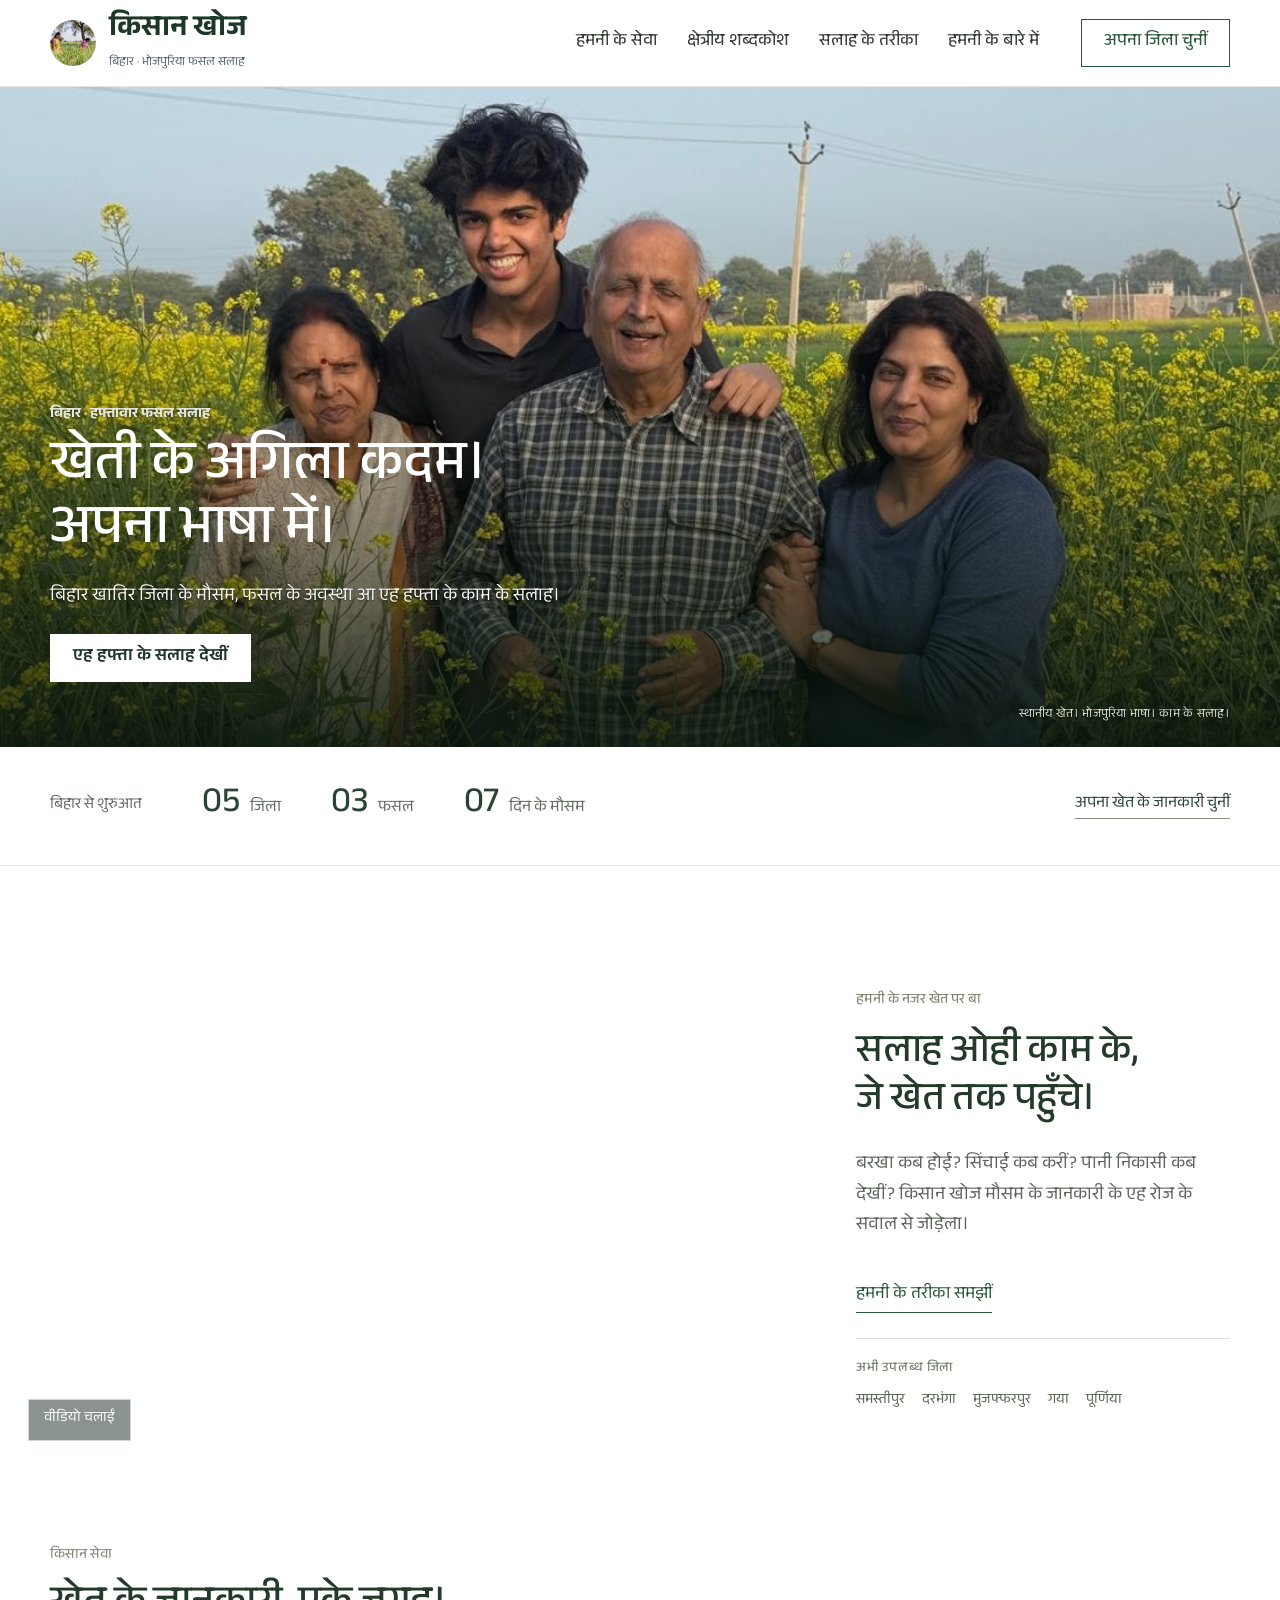
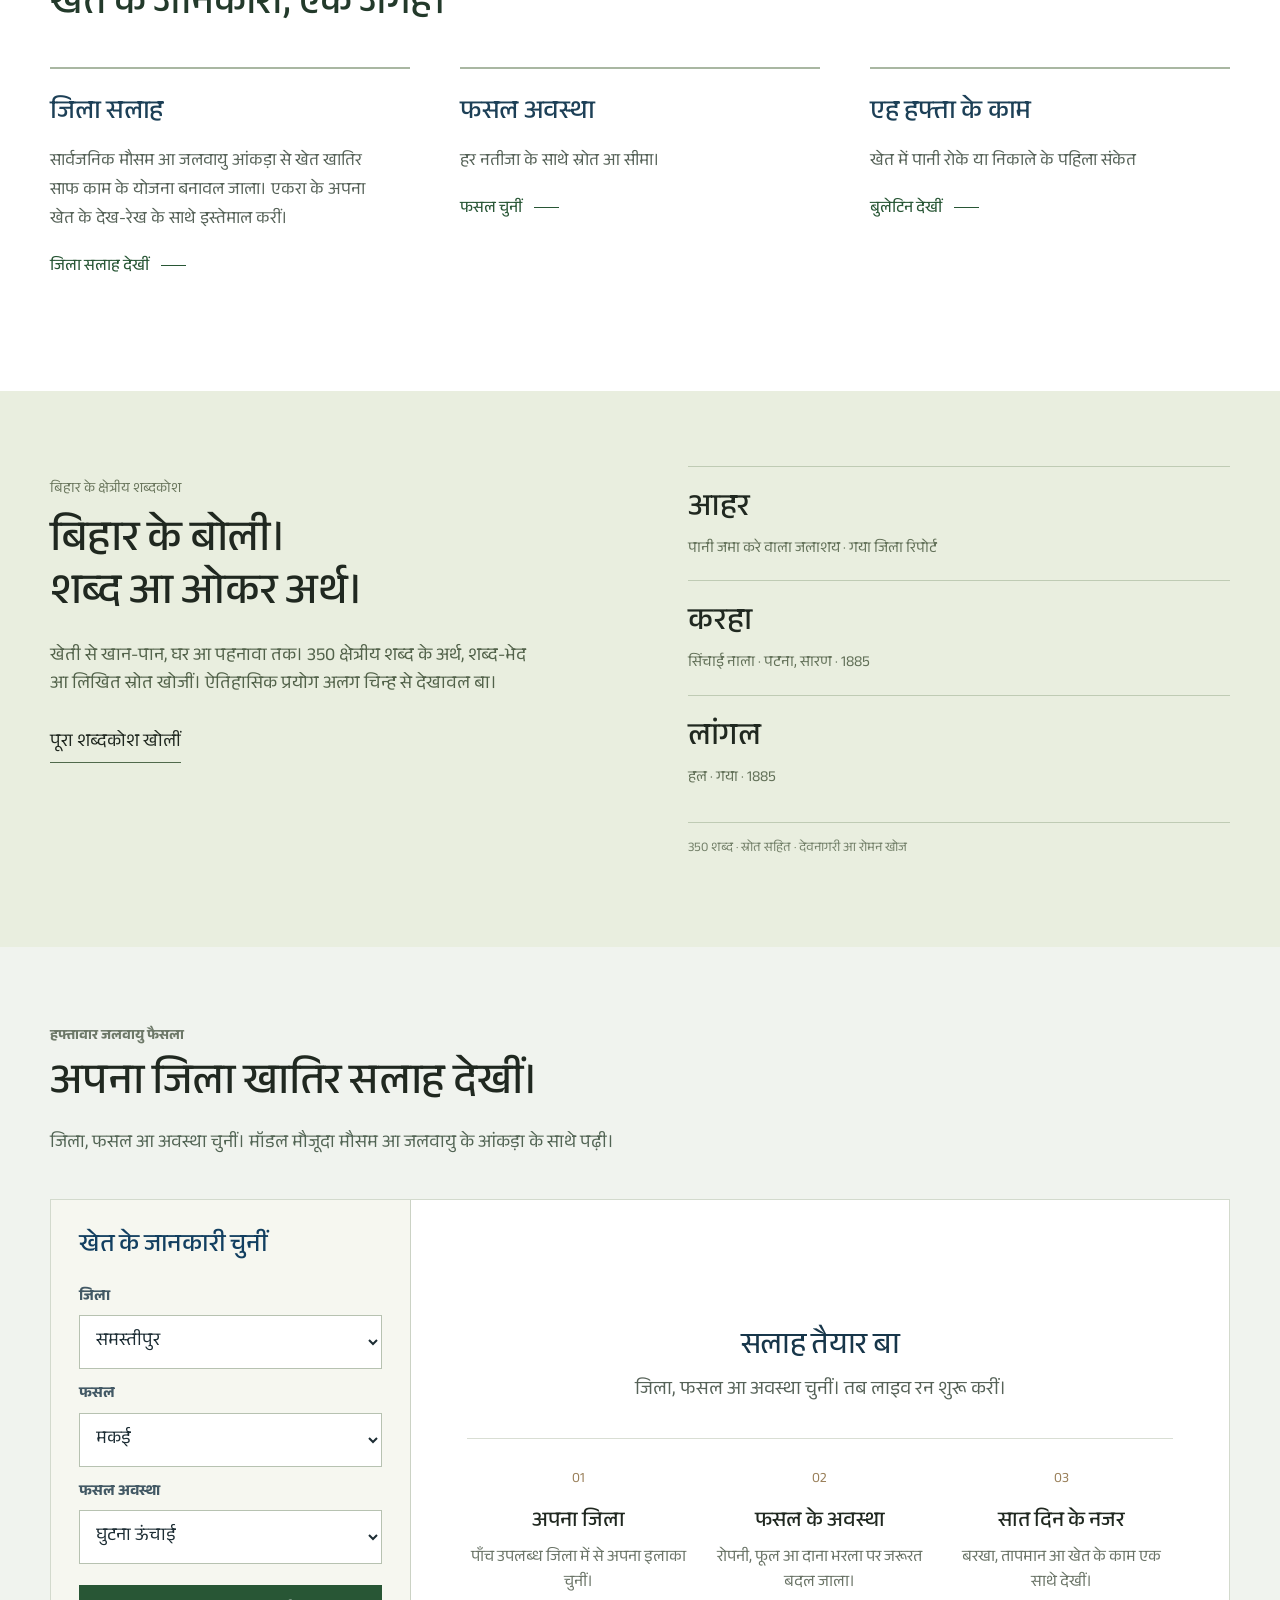
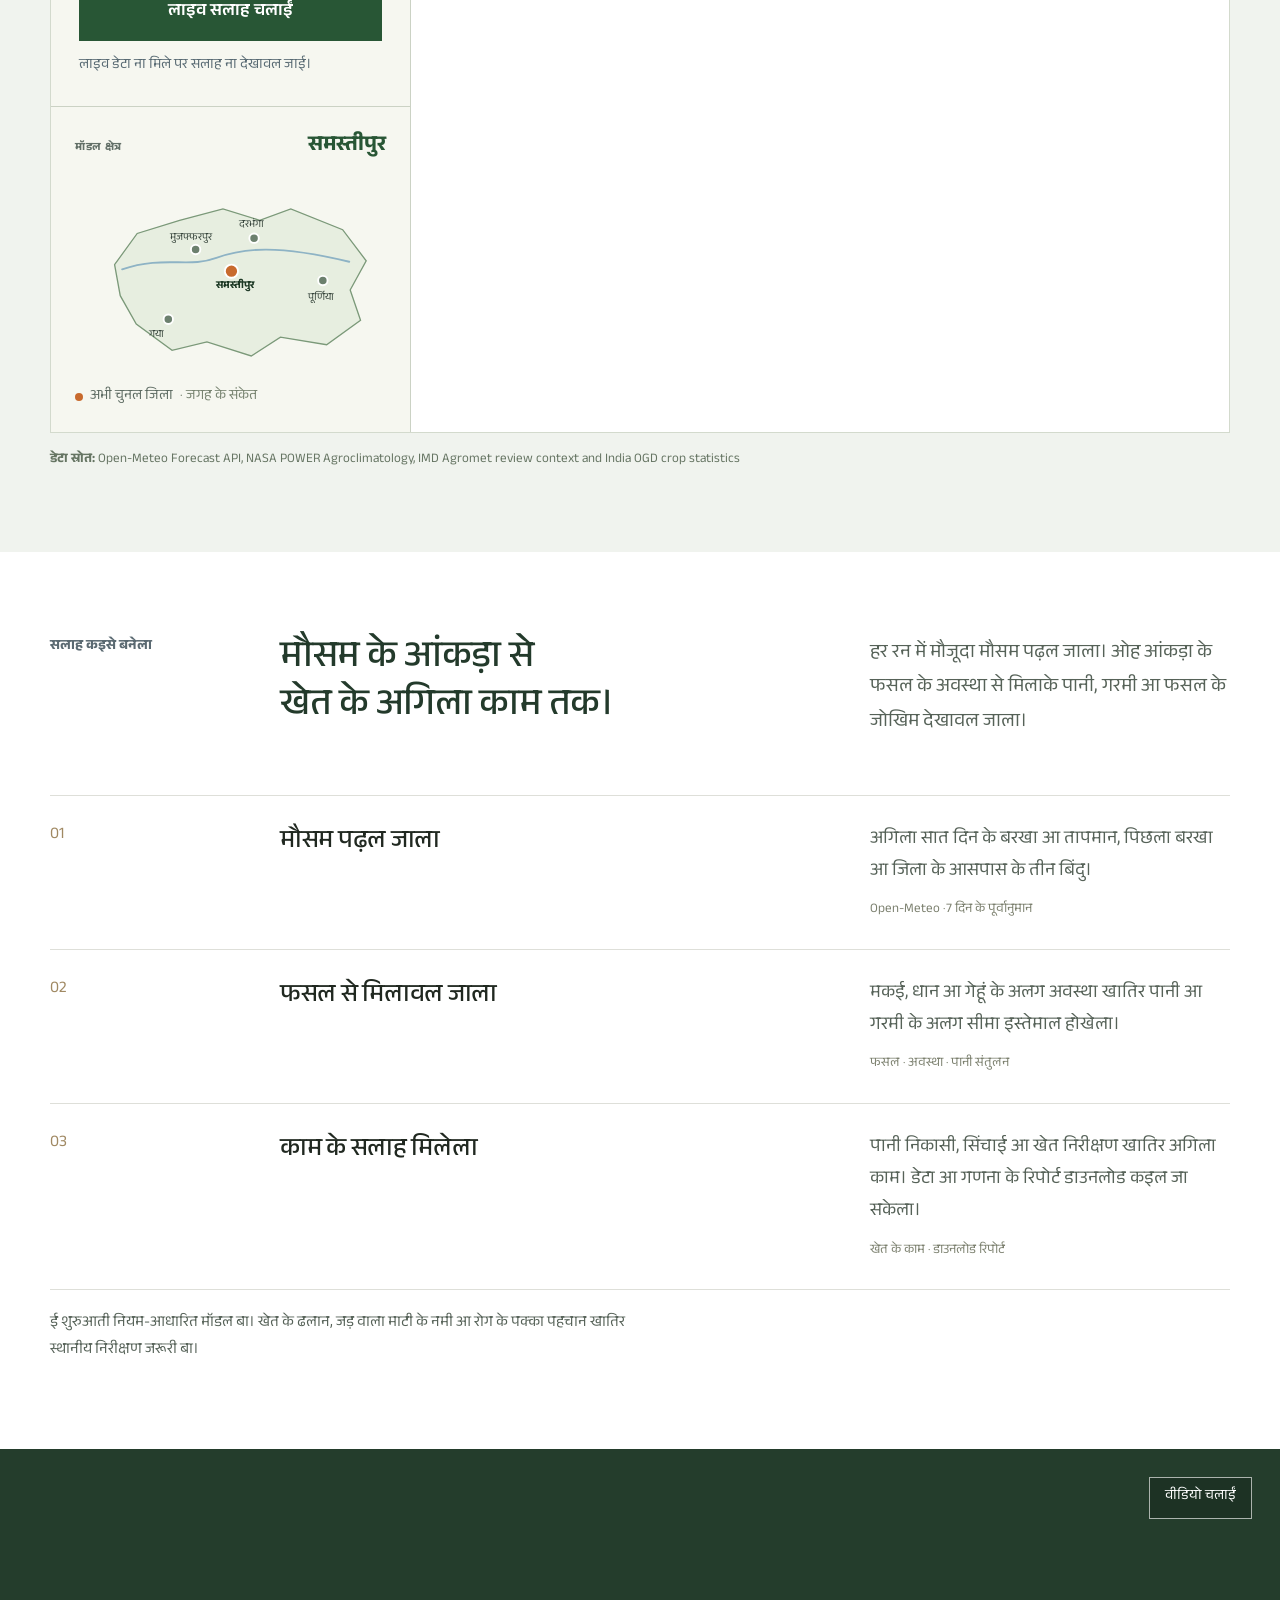
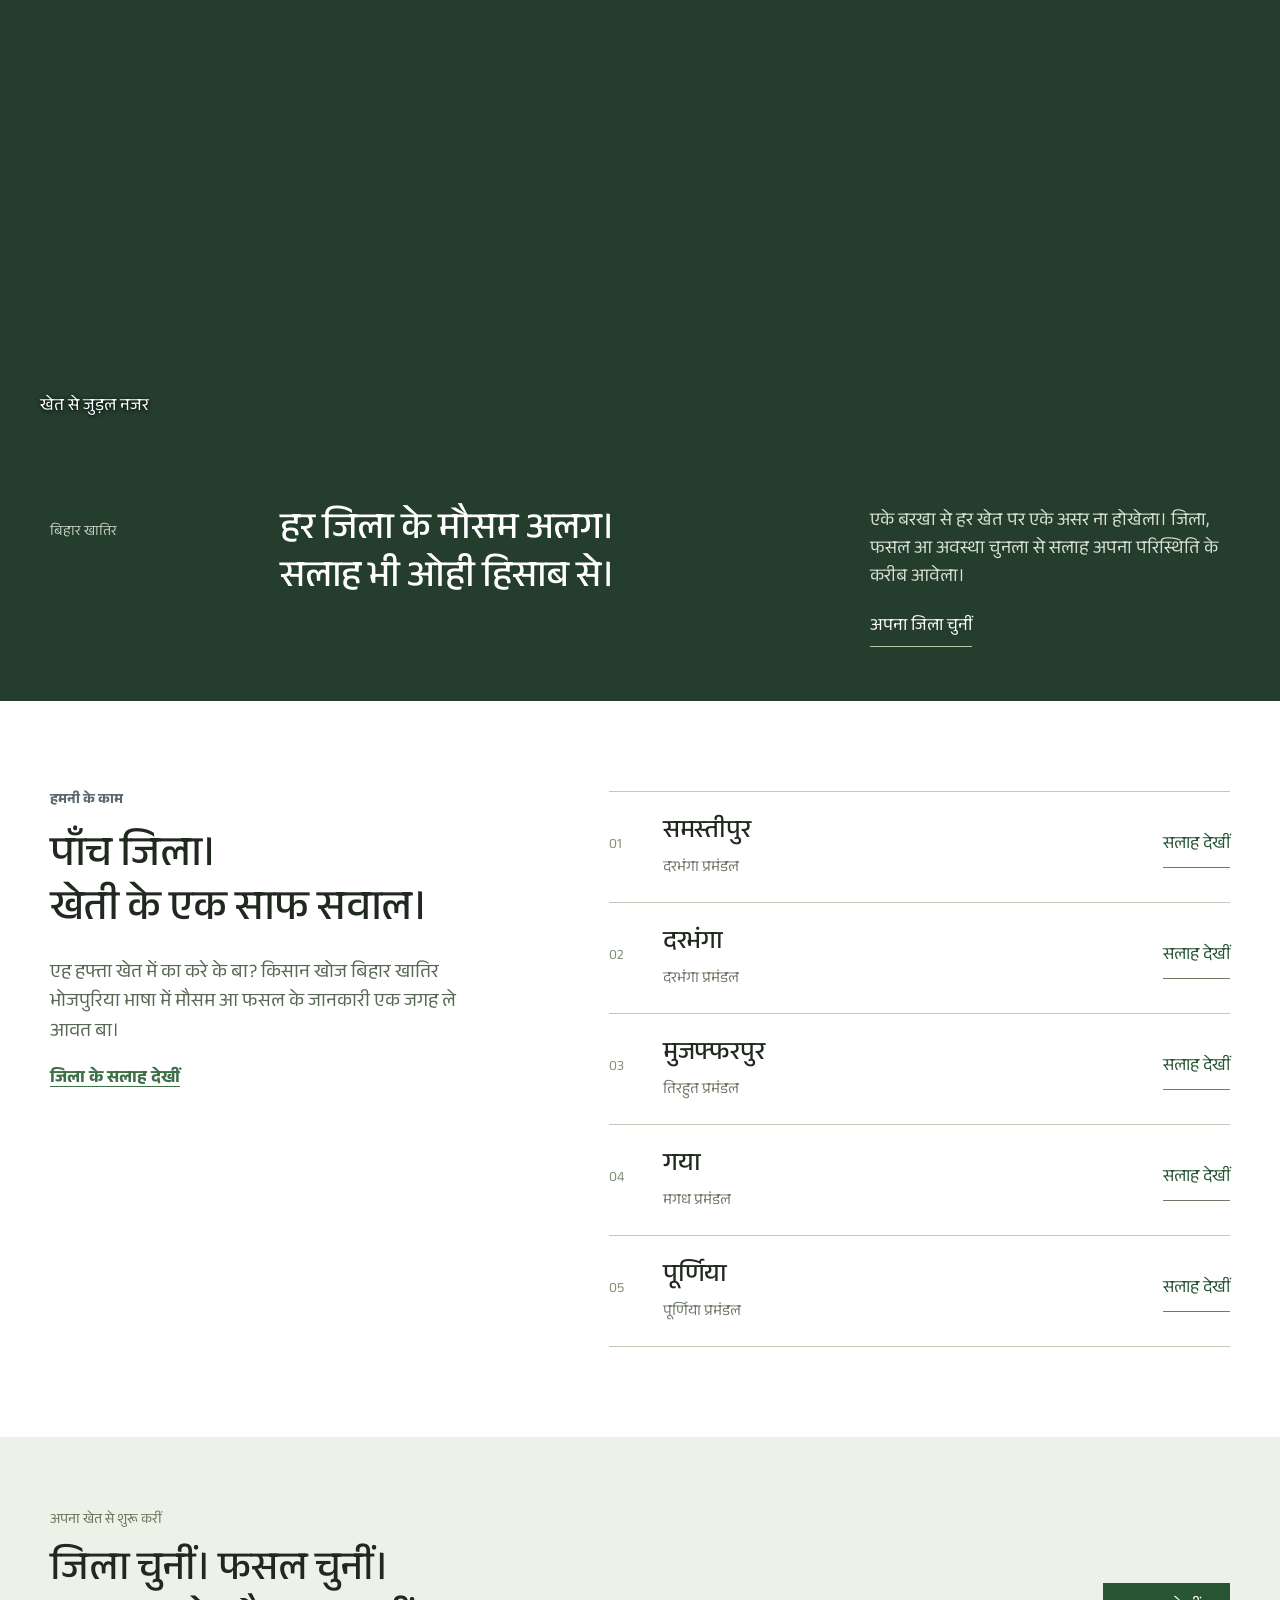
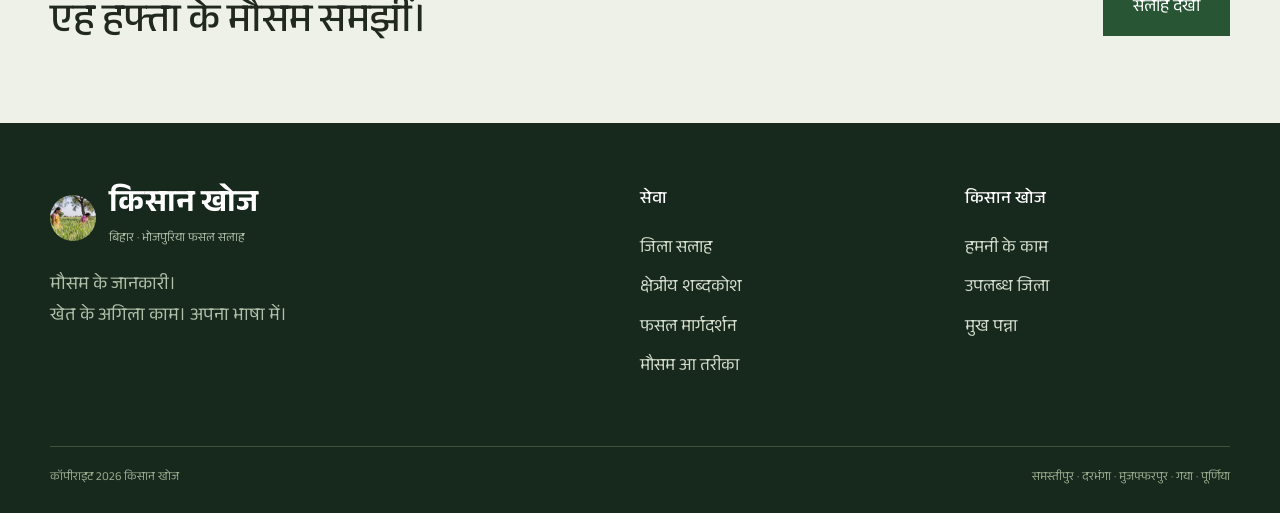
<file: github-pages/index.html>
<!doctype html>
<html lang="bho">
<head>
  <meta charset="utf-8">
  <meta name="viewport" content="width=device-width, initial-scale=1">
  <meta name="description" content="किसान खोज, बिहार जिला खातिर भोजपुरिया फसल सलाह।">
  <meta name="theme-color" content="#285635">
  <title>किसान खोज | बिहार फसल सलाह</title>
  <link rel="preconnect" href="https://fonts.googleapis.com">
  <link rel="preconnect" href="https://fonts.gstatic.com" crossorigin>
  <link href="https://fonts.googleapis.com/css2?family=Anek+Devanagari:wght@400;500;600;700&family=Rozha+One&display=swap" rel="stylesheet">
  <link rel="stylesheet" href="styles.css">
  <link rel="stylesheet" href="hero-refresh.css">
  <link rel="stylesheet" href="portal-finish.css">
  <link rel="stylesheet" href="company.css">
</head>
<body>
  <a class="skip-link" href="#main-content">Skip to guidance</a>
  <div class="utility-bar"><div class="site-width utility-inner"><span data-i18n="utility">बिहार जिला खातिर भोजपुरिया फसल सलाह</span><div class="utility-actions"><a href="#main-content" data-i18n="mainContent">मुख्य जानकारी</a><span>|</span><button type="button" class="text-size" data-size="large">A+</button><button type="button" class="text-size" data-size="normal">A</button></div></div></div>
  <header class="masthead"><div class="site-width company-nav"><a href="#top" class="brand" aria-label="किसान खोज मुख्य पन्ना"><img src="assets/brand/finding-farmers-logo.jpg" alt="खेत में काम करती महिला"><span><b>किसान खोज</b><small>बिहार · भोजपुरिया फसल सलाह</small></span></a><nav class="primary-nav" aria-label="मुख्य नेविगेशन"><div><a href="#weekly">हमनी के सेवा</a><a href="dictionary.html">क्षेत्रीय शब्दकोश</a><a href="#method">सलाह के तरीका</a><a href="#about">हमनी के बारे में</a><a href="#model" class="nav-action">अपना जिला चुनीं</a></div></nav></div></header>
  <main id="main-content">
    <section class="notice-strip" aria-label="नया अद्यतन"><div class="site-width"><b data-i18n="latestUpdate">नया अद्यतन</b><span data-i18n="ticker">7 दिन के मौसम, पिछला बरखा, जलवायु सामान्य आ फसल अवस्था</span></div></section>
    <section class="hero" id="top"><div class="site-width hero-grid"><div class="hero-copy"><p class="section-kicker"><span data-i18n="heroKicker">बिहार · हफ्तावार फसल सलाह</span></p><h1 data-i18n="heroTitle">अपना जिला के खेत खातिर एह हफ्ता के सलाह।</h1><p class="lead" data-i18n="heroBody">बरखा, माटी के नमी, तापमान आ फसल के अवस्था देख के सीधे खेत के काम बतावल जाला।</p><a class="primary-button" href="#model" data-i18n="heroCta">एह हफ्ता के सलाह देखीं</a><p class="release-line"><b data-i18n="weeklyUpdate">हफ्तावार अद्यतन</b><span data-i18n="heroNote">हर शनिचर नया सलाह</span></p></div><figure class="hero-photo"><img src="assets/founder-field-family.png" alt="सरसों के खेत में परिवार"><figcaption data-i18n="heroCaption">स्थानीय खेत। भोजपुरिया भाषा। काम के सलाह।</figcaption></figure></div></section>
    <div class="coverage-band"><div class="site-width"><p>बिहार से शुरुआत</p><span><b>05</b> जिला</span><span><b>03</b> फसल</span><span><b>07</b> दिन के मौसम</span><a href="#model">अपना खेत के जानकारी चुनीं</a></div></div>
    <section class="field-film" aria-label="खेत के काम"><video autoplay muted loop playsinline preload="metadata" aria-hidden="true"><source src="assets/media/rice-harvest.mp4" type="video/mp4"></video><div class="site-width field-film-inner"><div class="field-film-copy"><p>हमनी के नजर खेत पर बा</p><h2>सलाह ओही काम के,<br>जे खेत तक पहुँचे।</h2><p>बरखा कब होई? सिंचाई कब करीं? पानी निकासी कब देखीं? किसान खोज मौसम के जानकारी के एह रोज के सवाल से जोड़ेला।</p><a href="#method">हमनी के तरीका समझीं</a></div><aside class="district-coverage"><b>अभी उपलब्ध जिला</b><ul><li>समस्तीपुर</li><li>दरभंगा</li><li>मुजफ्फरपुर</li><li>गया</li><li>पूर्णिया</li></ul></aside></div></section>
    <section class="services" id="weekly"><div class="site-width"><div class="section-title"><p class="section-kicker blue"><span></span><span data-i18n="servicesKicker">Farmer services</span></p><h2 data-i18n="servicesTitle">Information for the field, in one place.</h2></div><div class="service-grid"><article><div class="service-icon">01</div><h3 data-i18n="service1Title">District guidance</h3><p data-i18n="statementBody">Public weather and climate data are converted into a checkable crop work plan for field use.</p><a href="#model" data-i18n="service1Cta">Open district guidance</a></article><article><div class="service-icon">02</div><h3 data-i18n="service2Title">Crop stage</h3><p data-i18n="benefit3">Sources and limitations are shown with every result.</p><a href="#model" data-i18n="service2Cta">Select crop</a></article><article><div class="service-icon">03</div><h3 data-i18n="service3Title">This week's work</h3><p data-i18n="benefit1">Early signal to retain or drain water in the field.</p><a href="#model" data-i18n="service3Cta">View bulletin</a></article></div></div></section>
    <section class="dictionary-preview" id="dictionary"><div class="site-width"><div class="dictionary-preview-copy"><p>बिहार के क्षेत्रीय शब्दकोश</p><h2>बिहार के बोली।<br>शब्द आ ओकर अर्थ।</h2><p>खेती से खान-पान, घर आ पहनावा तक। 350 क्षेत्रीय शब्द के अर्थ, शब्द-भेद आ लिखित स्रोत खोजीं। ऐतिहासिक प्रयोग अलग चिन्ह से देखावल बा।</p><a href="dictionary.html">पूरा शब्दकोश खोलीं</a></div><div class="dictionary-preview-words"><a href="dictionary.html#word-ahar"><span>आहर</span><small>पानी जमा करे वाला जलाशय · गया जिला रिपोर्ट</small></a><a href="dictionary.html#word-karha"><span>करहा</span><small>सिंचाई नाला · पटना, सारण · 1885</small></a><a href="dictionary.html#word-langal"><span>लांगल</span><small>हल · गया · 1885</small></a><p>350 शब्द · स्रोत सहित · देवनागरी आ रोमन खोज</p></div></div></section>
    <section class="guidance" id="model">
      <div class="site-width">
        <div class="section-title light"><p class="section-kicker"><span></span><span data-i18n="modelKicker">हफ्तावार जलवायु फैसला</span></p><h2 data-i18n="modelTitle">अपना जिला खातिर सलाह देखीं।</h2><p data-i18n="modelIntro">जिला, फसल आ अवस्था चुनीं। मॉडल मौजूदा मौसम आ जलवायु के आंकड़ा के साथे पढ़ी।</p></div>
        <div class="guidance-grid">
          <aside class="selection-panel" aria-label="फसल चुनाव">
            <h3 data-i18n="selectDetails">खेत के जानकारी चुनीं</h3>
            <label><span data-i18n="district">जिला</span><select id="district"><option value="samastipur">समस्तीपुर</option><option value="darbhanga">दरभंगा</option><option value="muzaffarpur">मुजफ्फरपुर</option><option value="gaya">गया</option><option value="purnia">पूर्णिया</option></select></label>
            <label><span data-i18n="crop">फसल</span><select id="crop"><option value="maize">मकई</option><option value="rice">धान</option><option value="wheat">गेहूं</option></select></label>
            <label><span data-i18n="stage">फसल अवस्था</span><select id="stage"></select></label>
            <button id="run" class="action-button"><span data-i18n="run">लाइव सलाह चलाईं</span></button>
            <p class="selection-note" data-i18n="modelFootnote">लाइव डेटा ना मिले पर सलाह ना देखावल जाई।</p>
          </aside>
          <aside class="model-map-panel" aria-label="बिहार मॉडल क्षेत्र नक्शा">
            <div class="model-map-head"><small>मॉडल क्षेत्र</small><b id="map-current">समस्तीपुर</b></div>
            <svg class="model-map" viewBox="0 0 330 215" role="img" aria-label="पाँच जिला वाला बिहार मॉडल क्षेत्र नक्शा">
              <path class="state" d="M42 94 L66 61 L111 47 L157 35 L196 47 L229 35 L284 57 L309 90 L292 121 L303 153 L267 179 L218 171 L187 191 L140 176 L103 185 L65 157 L48 127 Z"/>
              <path class="river" d="M50 99 C94 84 121 98 150 87 S216 73 291 91"/>
              <g class="map-district" data-map-district="gaya"><circle cx="99" cy="152" r="5"/><text x="78" y="171">गया</text></g>
              <g class="map-district" data-map-district="muzaffarpur"><circle cx="128" cy="78" r="5"/><text x="101" y="68">मुजफ्फरपुर</text></g>
              <g class="map-district active" data-map-district="samastipur"><circle cx="166" cy="101" r="5"/><text x="150" y="119">समस्तीपुर</text></g>
              <g class="map-district" data-map-district="darbhanga"><circle cx="190" cy="66" r="5"/><text x="174" y="54">दरभंगा</text></g>
              <g class="map-district" data-map-district="purnia"><circle cx="263" cy="111" r="5"/><text x="247" y="132">पूर्णिया</text></g>
            </svg>
            <p class="model-map-note"><i></i> अभी चुनल जिला</p>
          </aside>
          <section class="advisory-panel" aria-live="polite">
            <div id="result-placeholder" class="empty-state"><span class="empty-symbol">...</span><h3 data-i18n="readyTitle">सलाह तैयार बा</h3><p data-i18n="readyBody">जिला, फसल आ अवस्था चुनीं। तब लाइव रन शुरू करीं।</p></div>
            <div id="result-content" hidden>
              <div class="advisory-meta"><span id="release-id"></span><span id="generated-at"></span></div>
              <div class="advisory-box"><p class="mini-label" data-i18n="fieldDecision">खेत के फैसला</p><h3 id="decision-title"></h3><p id="decision-reason"></p><ol id="actions"></ol></div>
              <div class="summary-grid"><div><span data-i18n="rainfall">7 दिन के बरखा</span><b id="forecast-rain"></b><small>mm</small></div><div><span data-i18n="balance">पानी संतुलन</span><b id="water-balance"></b><small>mm</small></div><div><span data-i18n="confidence">मॉडल भरोसा</span><b id="confidence"></b><small>%</small></div></div>
              <div class="risk-heading" data-i18n="riskStatus">जोखिम स्थिति</div><div class="risks" id="risks"></div>
              <div class="advisory-actions"><button id="download" class="download-button" data-i18n="download">JSON डाउनलोड</button><a href="#method" data-i18n="viewMethod">तरीका आ सीमा</a></div>
            </div>
            <div id="error" class="error" hidden></div>
          </section>
        </div>
        <p class="source-line"><b data-i18n="dataNoteLead">डेटा स्रोत:</b> Open-Meteo Forecast API, NASA POWER Agroclimatology, IMD Agromet review context and India OGD crop statistics</p>
      </div>
    </section>
    <section class="process" id="method"><div class="site-width">
      <div class="method-intro"><p class="section-kicker">सलाह कइसे बनेला</p><h2>मौसम के आंकड़ा से<br>खेत के अगिला काम तक।</h2><p>हर रन में मौजूदा मौसम पढ़ल जाला। ओह आंकड़ा के फसल के अवस्था से मिलाके पानी, गरमी आ फसल के जोखिम देखावल जाला।</p></div>
      <div class="method-rows">
        <article><span>01</span><h3>मौसम पढ़ल जाला</h3><div><p>अगिला सात दिन के बरखा आ तापमान, पिछला बरखा आ जिला के आसपास के तीन बिंदु।</p><small>Open-Meteo · 7 दिन के पूर्वानुमान</small></div></article>
        <article><span>02</span><h3>फसल से मिलावल जाला</h3><div><p>मकई, धान आ गेहूं के अलग अवस्था खातिर पानी आ गरमी के अलग सीमा इस्तेमाल होखेला।</p><small>फसल · अवस्था · पानी संतुलन</small></div></article>
        <article><span>03</span><h3>काम के सलाह मिलेला</h3><div><p>पानी निकासी, सिंचाई आ खेत निरीक्षण खातिर अगिला काम। डेटा आ गणना के रिपोर्ट डाउनलोड कइल जा सकेला।</p><small>खेत के काम · डाउनलोड रिपोर्ट</small></div></article>
      </div><p class="method-limit">ई शुरुआती नियम-आधारित मॉडल बा। खेत के ढलान, जड़ वाला माटी के नमी आ रोग के पक्का पहचान खातिर स्थानीय निरीक्षण जरूरी बा।</p>
    </div></section>
    <section class="landscape-story"><div class="story-media"><video autoplay muted loop playsinline preload="metadata" aria-label="खेती वाला इलाका के वीडियो"><source src="assets/media/india-fields.mp4" type="video/mp4"></video><button class="film-toggle" type="button">वीडियो रोकीं</button><span class="film-caption">खेत से जुड़ल नजर</span></div><div class="site-width story-copy"><p>बिहार खातिर</p><h2>हर जिला के मौसम अलग।<br>सलाह भी ओही हिसाब से।</h2><div><p>एके बरखा से हर खेत पर एके असर ना होखेला। जिला, फसल आ अवस्था चुनला से सलाह अपना परिस्थिति के करीब आवेला।</p><a href="#model">अपना जिला चुनीं</a></div></div></section>
    <section class="districts" id="about"><div class="site-width district-editorial"><div class="district-intro"><p class="section-kicker">हमनी के काम</p><h2>पाँच जिला।<br>खेती के एक साफ सवाल।</h2><p>एह हफ्ता खेत में का करे के बा? किसान खोज बिहार खातिर भोजपुरिया भाषा में मौसम आ फसल के जानकारी एक जगह ले आवत बा।</p><a class="text-link" href="#model">जिला के सलाह देखीं</a></div><div class="district-directory"><article><span>01</span><h3>समस्तीपुर</h3><p>दरभंगा प्रमंडल</p><button type="button" data-pick-district="samastipur">सलाह देखीं</button></article><article><span>02</span><h3>दरभंगा</h3><p>दरभंगा प्रमंडल</p><button type="button" data-pick-district="darbhanga">सलाह देखीं</button></article><article><span>03</span><h3>मुजफ्फरपुर</h3><p>तिरहुत प्रमंडल</p><button type="button" data-pick-district="muzaffarpur">सलाह देखीं</button></article><article><span>04</span><h3>गया</h3><p>मगध प्रमंडल</p><button type="button" data-pick-district="gaya">सलाह देखीं</button></article><article><span>05</span><h3>पूर्णिया</h3><p>पूर्णिया प्रमंडल</p><button type="button" data-pick-district="purnia">सलाह देखीं</button></article></div></div></section>
    <section class="closing"><div class="site-width"><p>अपना खेत से शुरू करीं</p><h2>जिला चुनीं। फसल चुनीं।<br>एह हफ्ता के मौसम समझीं।</h2><a href="#model">सलाह देखीं</a></div></section>
  </main>
  <footer><div class="site-width footer-main"><div><div class="brand"><img src="assets/brand/finding-farmers-logo.jpg" alt=""><span><b>किसान खोज</b><small>बिहार · भोजपुरिया फसल सलाह</small></span></div><p>मौसम के जानकारी।<br>खेत के अगिला काम। अपना भाषा में।</p></div><nav aria-label="सेवा लिंक"><b>सेवा</b><a href="#model">जिला सलाह</a><a href="dictionary.html">क्षेत्रीय शब्दकोश</a><a href="#weekly">फसल मार्गदर्शन</a><a href="#method">मौसम आ तरीका</a></nav><nav aria-label="हमनी के लिंक"><b>किसान खोज</b><a href="#about">हमनी के काम</a><a href="#about">उपलब्ध जिला</a><a href="#top">मुख पन्ना</a></nav></div><div class="site-width footer-bottom"><span>कॉपीराइट 2026 किसान खोज</span><span>समस्तीपुर · दरभंगा · मुजफ्फरपुर · गया · पूर्णिया</span></div></footer>
  <script src="app.js"></script><script src="portal-finish.js"></script><script>document.querySelectorAll('.text-size').forEach(button=>button.addEventListener('click',()=>document.documentElement.classList.toggle('large-text',button.dataset.size==='large')));</script>
</body>
</html>
</file>
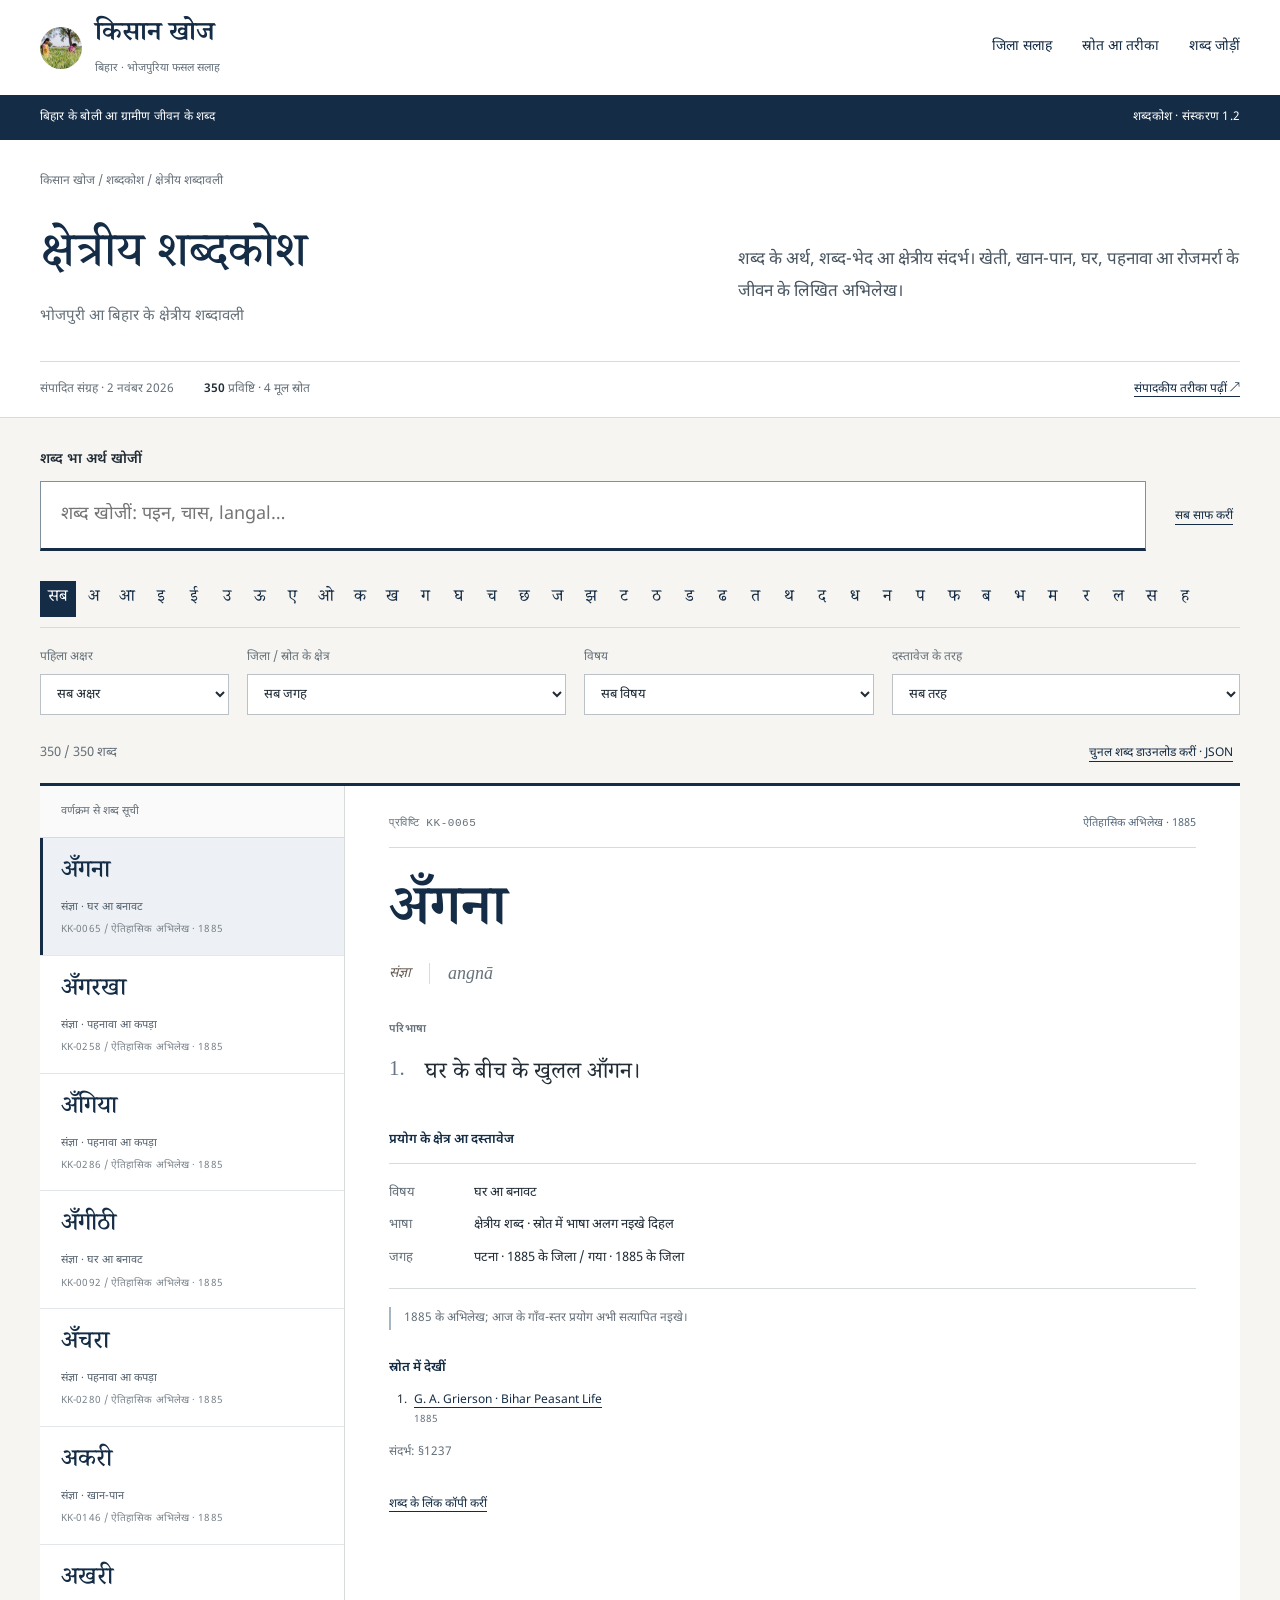
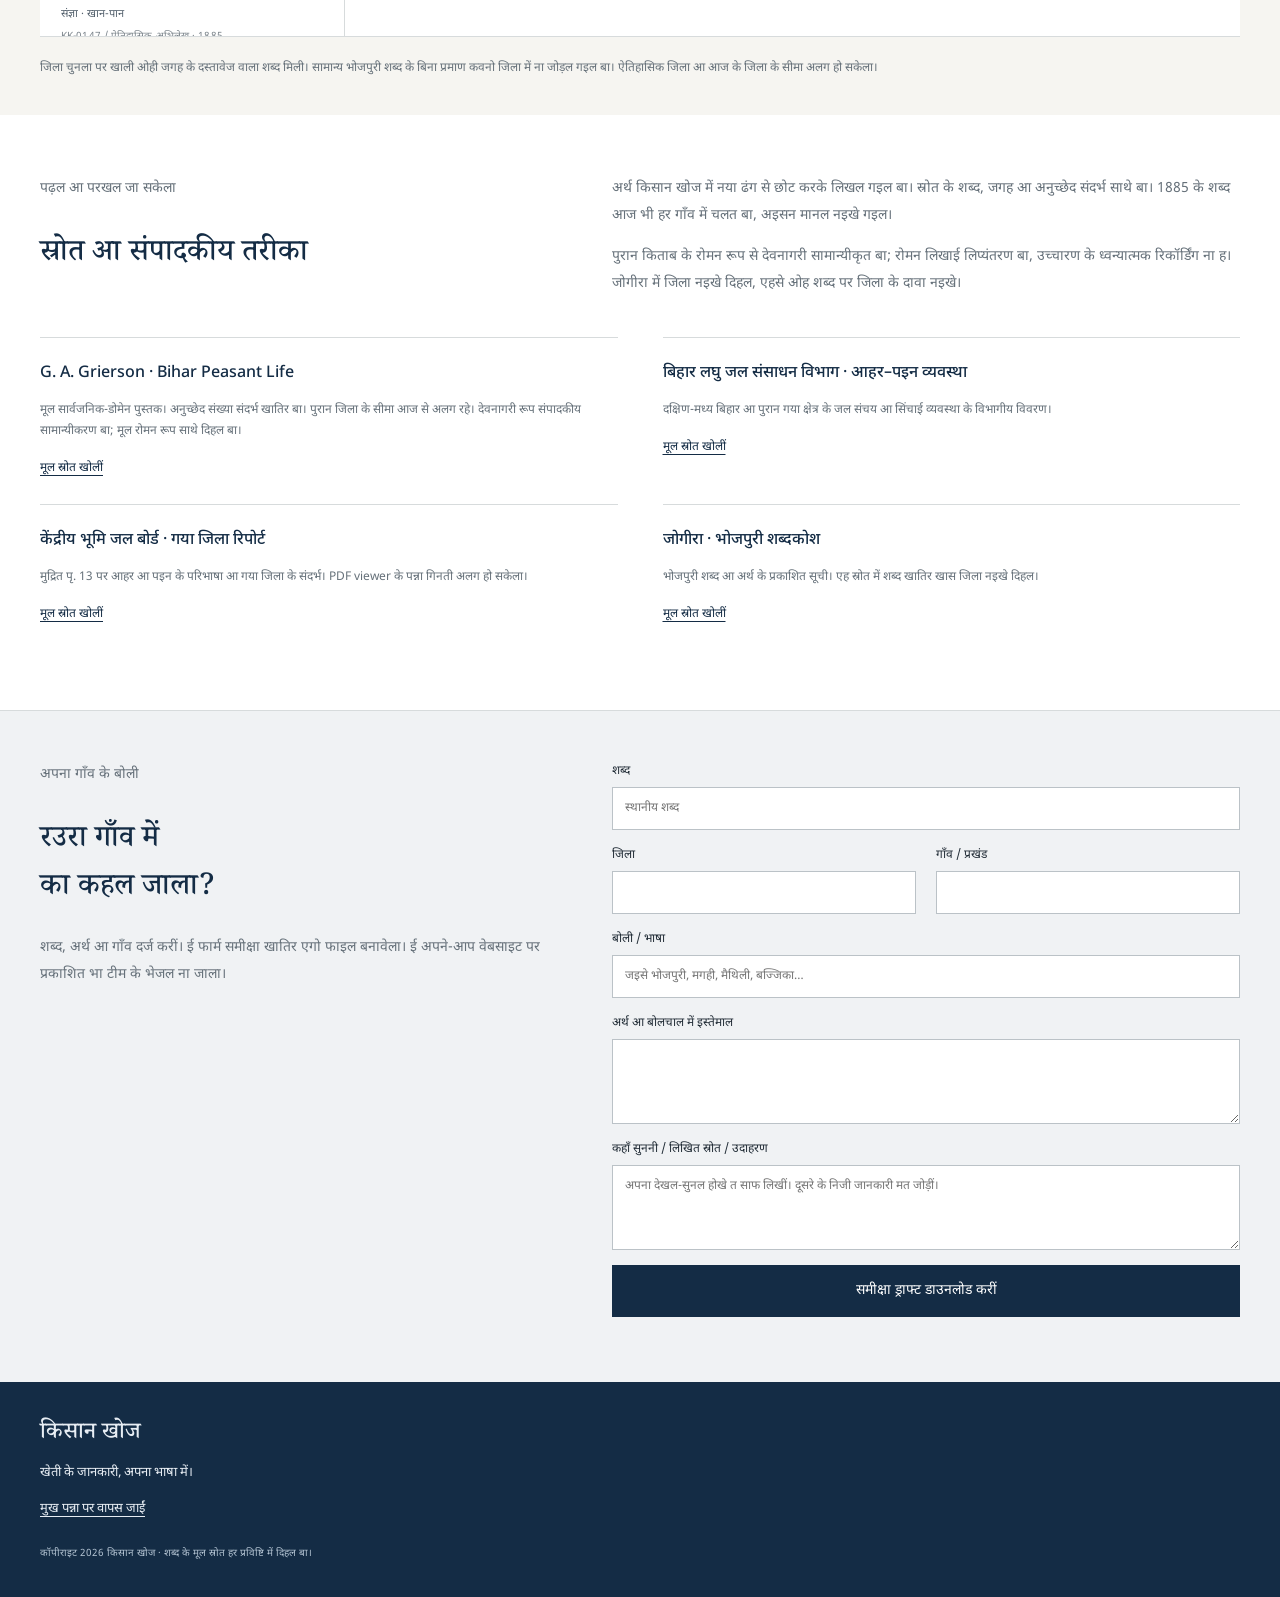
<file: github-pages/dictionary.html>
<!doctype html>
<html lang="bho">
<head>
  <meta charset="utf-8"><meta name="viewport" content="width=device-width, initial-scale=1">
  <title>क्षेत्रीय शब्दकोश | किसान खोज</title>
  <meta name="description" content="बिहार के 350 क्षेत्रीय शब्द के स्रोत-सहित शब्दकोश। खेती, खान-पान, घर, पहनावा आ ग्रामीण जीवन के परिभाषा आ अभिलेख खोजीं।">
  <link rel="canonical" href="https://kisankhoj.com/dictionary.html">
  <meta name="theme-color" content="#142c45">
  <link rel="preconnect" href="https://fonts.googleapis.com"><link rel="preconnect" href="https://fonts.gstatic.com" crossorigin>
  <link href="https://fonts.googleapis.com/css2?family=Noto+Sans+Devanagari:wght@400;500;600;700&family=Noto+Serif+Devanagari:wght@400;500;600;700&display=swap" rel="stylesheet">
  <link rel="stylesheet" href="dictionary.css">
  <script defer src="dictionary-data.js"></script><script defer src="dictionary.js"></script>
</head>
<body>
  <a class="skip" href="#dictionary-search">शब्द खोज पर जाईं</a>
  <header><div class="wrap header-inner"><a class="brand" href="index.html"><img src="assets/brand/finding-farmers-logo.jpg" alt=""><span>किसान खोज<small>बिहार · भोजपुरिया फसल सलाह</small></span></a><nav aria-label="मुख्य नेविगेशन"><a href="index.html#model">जिला सलाह</a><a href="#sources">स्रोत आ तरीका</a><a href="#contribute">शब्द जोड़ीं</a></nav></div></header>
  <main>
    <div class="publication-bar"><div class="wrap"><span>बिहार के बोली आ ग्रामीण जीवन के शब्द</span><span>शब्दकोश · संस्करण 1.2</span></div></div>
    <section class="intro wrap"><p class="eyebrow">किसान खोज / शब्दकोश / क्षेत्रीय शब्दावली</p><div class="intro-grid"><div><h1>क्षेत्रीय शब्दकोश</h1><p class="subtitle">भोजपुरी आ बिहार के क्षेत्रीय शब्दावली</p></div><p class="lead">शब्द के अर्थ, शब्द-भेद आ क्षेत्रीय संदर्भ। खेती, खान-पान, घर, पहनावा आ रोजमर्रा के जीवन के लिखित अभिलेख।</p></div><div class="edition"><span>संपादित संग्रह · 2 नवंबर 2026</span><span><b id="total-entries">350</b> प्रविष्टि · 4 मूल स्रोत</span><a href="#sources">संपादकीय तरीका पढ़ीं ↗</a></div></section>
    <section class="dictionary-area" id="browse"><div class="wrap">
      <form id="filters" role="search"><label class="search-label" for="dictionary-search">शब्द भा अर्थ खोजीं</label><div class="search-row"><input type="search" id="dictionary-search" placeholder="शब्द खोजीं: पइन, चास, langal…" autocomplete="off"><button type="reset" class="quiet">सब साफ करीं</button></div><div class="alphabet" id="alphabet" aria-label="पहिला अक्षर से शब्द चुनीं"></div><div class="filter-row"><label>पहिला अक्षर<select id="letter-filter"><option value="">सब अक्षर</option></select></label><label>जिला / स्रोत के क्षेत्र<select id="place-filter"><option value="">सब जगह</option></select></label><label>विषय<select id="category-filter"><option value="">सब विषय</option></select></label><label>दस्तावेज के तरह<select id="evidence-filter"><option value="">सब तरह</option><option value="documented">जिला रिपोर्ट</option><option value="historical">ऐतिहासिक अभिलेख · 1885</option><option value="lexicon">भोजपुरी शब्दकोश · जिला अनिर्दिष्ट</option></select></label></div></form>
      <div class="results-toolbar"><p id="result-count" role="status" aria-live="polite"></p><button id="export" class="quiet" type="button">चुनल शब्द डाउनलोड करीं · JSON</button></div>
      <div class="dictionary-layout"><div class="word-index"><div class="index-heading">वर्णक्रम से शब्द सूची</div><div id="word-list"></div></div><article class="entry-detail" id="entry-detail" aria-label="चुनल शब्द के जानकारी"></article></div>
      <p class="coverage-note">जिला चुनला पर खाली ओही जगह के दस्तावेज वाला शब्द मिली। सामान्य भोजपुरी शब्द के बिना प्रमाण कवनो जिला में ना जोड़ल गइल बा। ऐतिहासिक जिला आ आज के जिला के सीमा अलग हो सकेला।</p>
      <noscript><p>शब्द खोज खातिर JavaScript चालू करीं। <a href="dictionary-data.js">पूरा स्रोत सहित शब्द डेटा</a> अलग से उपलब्ध बा।</p></noscript>
    </div></section>
    <section class="wrap sources-section" id="sources"><div class="section-grid"><div><p class="eyebrow">पढ़ल आ परखल जा सकेला</p><h2>स्रोत आ संपादकीय तरीका</h2></div><div><p>अर्थ किसान खोज में नया ढंग से छोट करके लिखल गइल बा। स्रोत के शब्द, जगह आ अनुच्छेद संदर्भ साथे बा। 1885 के शब्द आज भी हर गाँव में चलत बा, अइसन मानल नइखे गइल।</p><p>पुरान किताब के रोमन रूप से देवनागरी सामान्यीकृत बा; रोमन लिखाई लिप्यंतरण बा, उच्चारण के ध्वन्यात्मक रिकॉर्डिंग ना ह। जोगीरा में जिला नइखे दिहल, एहसे ओह शब्द पर जिला के दावा नइखे।</p></div></div><div id="source-list"></div></section>
    <section class="contribution" id="contribute"><div class="wrap section-grid"><div><p class="eyebrow">अपना गाँव के बोली</p><h2>रउरा गाँव में<br>का कहल जाला?</h2><p>शब्द, अर्थ आ गाँव दर्ज करीं। ई फार्म समीक्षा खातिर एगो फाइल बनावेला। ई अपने-आप वेबसाइट पर प्रकाशित भा टीम के भेजल ना जाला।</p></div><form id="contribution-form"><label>शब्द<input name="word" required maxlength="80" placeholder="स्थानीय शब्द"></label><div class="two-fields"><label>जिला<input name="district" required maxlength="80"></label><label>गाँव / प्रखंड<input name="village" required maxlength="120"></label></div><label>बोली / भाषा<input name="language" required maxlength="80" placeholder="जइसे भोजपुरी, मगही, मैथिली, बज्जिका…"></label><label>अर्थ आ बोलचाल में इस्तेमाल<textarea name="meaning" required maxlength="1200" rows="3"></textarea></label><label>कहाँ सुननी / लिखित स्रोत / उदाहरण<textarea name="evidence" required maxlength="1600" rows="3" placeholder="अपना देखल-सुनल होखे त साफ लिखीं। दूसरे के निजी जानकारी मत जोड़ीं।"></textarea></label><button type="submit">समीक्षा ड्राफ्ट डाउनलोड करीं</button><p id="contribution-status" role="status"></p></form></div></section>
  </main>
  <footer><div class="wrap"><b>किसान खोज</b><p>खेती के जानकारी, अपना भाषा में।</p><a href="index.html">मुख पन्ना पर वापस जाईं</a><small>कॉपीराइट 2026 किसान खोज · शब्द के मूल स्रोत हर प्रविष्टि में दिहल बा।</small></div></footer>
</body></html>
</file>
<file: github-pages/styles.css>
:root{--navy:#083e70;--blue:#0a5a9c;--saffron:#e98222;--green:#267447;--paper:#f7f7f5;--ink:#202a31;--muted:#586872;--line:#d4dce0;--serif:"Noto Serif Devanagari",serif;--sans:"Noto Sans Devanagari",sans-serif;font-size:16px}*{box-sizing:border-box}html{scroll-behavior:smooth}html.large-text{font-size:18px}body{margin:0;background:var(--paper);color:var(--ink);font-family:var(--sans);line-height:1.55}a{color:inherit;text-decoration:none}button,select{font:inherit}.site-width{width:min(1180px,calc(100% - 40px));margin:auto}.skip-link{position:absolute;top:-80px;left:20px;z-index:100;padding:10px 14px;background:#fff;color:var(--navy);box-shadow:0 2px 8px #0004}.skip-link:focus{top:10px}.utility-bar{background:#eff3f5;border-bottom:1px solid var(--line);font-size:12px;color:#40515c}.utility-inner{min-height:38px;display:flex;align-items:center;justify-content:space-between;gap:16px}.utility-actions{display:flex;align-items:center;gap:8px}.utility-actions a{text-decoration:underline;text-underline-offset:3px}.text-size{padding:0;border:0;background:none;color:var(--navy);font-weight:700}.language{display:flex;gap:2px}.language button{border:0;border-left:1px solid #c2ced3;padding:2px 7px;background:none;color:#254657;font-size:11px}.language button:first-child{border-left:0}.language button.active{background:var(--navy);color:#fff}.masthead{background:#fff}.identity-row{min-height:96px;display:flex;align-items:center;justify-content:space-between;gap:28px}.brand{display:flex;align-items:center;gap:13px}.brand img{width:56px;height:56px;border:1px solid #bfd0d7;border-radius:50%;object-fit:cover;object-position:50% 40%}.brand b{display:block;color:var(--navy);font-family:var(--serif);font-size:28px;line-height:1.15}.brand small{display:block;margin-top:3px;color:#566873;font-size:11px}.identity-copy{display:grid;gap:2px;text-align:right;color:#53636d;font-size:12px}.identity-copy strong{color:var(--navy);font-size:16px}.primary-nav{border-block:1px solid #d2dde2;background:var(--navy)}.primary-nav>div{display:flex}.primary-nav a{padding:12px 23px;border-right:1px solid #39668e;color:#fff;font-size:14px}.primary-nav a:first-child{border-left:1px solid #39668e}.primary-nav a:hover{background:#0c5a9a}.notice-strip{border-bottom:1px solid #e1cda5;background:#fff6e5;color:#4f4022}.notice-strip>div{display:flex;gap:14px;padding:9px 0;font-size:13px}.notice-strip b{color:#8e4e00;white-space:nowrap}.hero{background:#fff;border-bottom:1px solid var(--line)}.hero-grid{display:grid;grid-template-columns:1.05fr .95fr;gap:58px;align-items:center;padding:64px 0}.section-kicker{display:flex;align-items:center;gap:9px;margin:0;color:#5b6a72;font-size:12px;font-weight:700;letter-spacing:.04em}.section-kicker>span:first-child{display:inline-block;width:6px;height:6px;background:var(--saffron);border-radius:50%}.section-kicker.blue{color:var(--blue)}.section-kicker.blue>span:first-child{background:var(--green)}h1,h2,h3,p{overflow-wrap:break-word}.hero h1{max-width:610px;margin:15px 0;font-family:var(--serif);font-size:clamp(35px,4vw,57px);font-weight:700;letter-spacing:-.03em;line-height:1.18;color:#183244}.lead{max-width:600px;margin:0;color:#53636c;font-size:17px;line-height:1.8}.primary-button,.action-button{display:inline-flex;align-items:center;justify-content:center;margin-top:24px;padding:11px 22px;border:1px solid #073e70;background:var(--navy);color:#fff;font-size:14px;font-weight:600;cursor:pointer}.primary-button:hover,.action-button:hover{background:var(--blue)}.release-line{display:flex;gap:11px;margin:24px 0 0;color:#53636c;font-size:12px}.release-line b{color:var(--green)}.hero-photo{position:relative;margin:0;border:1px solid var(--line);background:#edf2ec}.hero-photo img{display:block;width:100%;height:440px;object-fit:cover}.hero-photo figcaption{padding:10px 13px;color:#53636c;font-size:12px}.services,.process,.districts{padding:64px 0}.services{background:#f7f7f5}.section-title h2{max-width:750px;margin:11px 0 30px;font-family:var(--serif);font-size:clamp(28px,3vw,42px);line-height:1.25;color:#17364a}.service-grid{display:grid;grid-template-columns:repeat(3,1fr);border:1px solid var(--line);background:#fff}.service-grid article{min-height:255px;padding:26px;border-right:1px solid var(--line)}.service-grid article:last-child{border-right:0}.service-icon{color:var(--blue);font-size:13px;font-weight:700}.service-grid h3{margin:42px 0 8px;font-family:var(--serif);font-size:23px;color:#1d4057}.service-grid p{margin:0;color:var(--muted);font-size:14px;line-height:1.75}.service-grid a{display:inline-flex;gap:9px;margin-top:20px;color:var(--navy);font-size:13px;font-weight:700}.service-grid a span{font-size:21px;line-height:.8}.guidance{padding:64px 0;background:var(--navy);color:#fff}.section-title.light h2{color:#fff}.section-title.light>p:last-child{max-width:690px;margin:0;color:#d6e3ed;font-size:15px}.guidance-grid{display:grid;grid-template-columns:325px 1fr;margin-top:34px;border:1px solid #7598b5;background:#fff;color:var(--ink)}.selection-panel{display:flex;flex-direction:column;gap:16px;padding:28px;background:#eff5f8;border-right:1px solid #bdd0db}.selection-panel h3{margin:0 0 5px;font-family:var(--serif);font-size:24px;color:#123f60}.selection-panel label{display:grid;gap:6px}.selection-panel label span,.mini-label,.risk-heading{font-size:12px;font-weight:700;color:#435965}.selection-panel select{width:100%;padding:10px;border:1px solid #aebfc7;background:#fff;color:#1d2d34}.action-button{justify-content:space-between;margin-top:7px}.selection-note{margin:auto 0 0;color:#586a73;font-size:12px;line-height:1.6}.advisory-panel{min-height:493px;padding:26px;background:#fff}.empty-state{padding:90px 20px;text-align:center}.empty-symbol{display:grid;width:52px;height:52px;margin:auto;place-items:center;border:1px solid #bfd0d7;border-radius:50%;color:var(--blue);font-size:30px}.empty-state h3{margin:15px 0 4px;font-family:var(--serif);font-size:26px;color:#17364a}.empty-state p{max-width:430px;margin:auto;color:var(--muted)}.advisory-meta{display:flex;justify-content:space-between;gap:15px;padding-bottom:13px;border-bottom:1px solid var(--line);color:#58707d;font-size:11px}.advisory-box{margin-top:18px;padding:19px;border-left:4px solid var(--saffron);background:#fffaef}.advisory-box h3{margin:8px 0;color:#17364a;font-family:var(--serif);font-size:26px;line-height:1.3}.advisory-box>p:not(.mini-label){margin:0;color:#53636c;font-size:14px}.advisory-box ol{display:grid;grid-template-columns:repeat(3,1fr);gap:12px;margin:17px 0 0;padding:0;list-style-position:inside}.advisory-box li{padding-top:10px;border-top:1px solid #e6d7b9;color:#32444e;font-size:12px;line-height:1.6}.summary-grid{display:grid;grid-template-columns:repeat(3,1fr);margin-top:18px;border:1px solid var(--line)}.summary-grid>div{padding:13px;border-right:1px solid var(--line)}.summary-grid>div:last-child{border-right:0}.summary-grid span{display:block;color:#51636e;font-size:12px}.summary-grid b{display:inline-block;margin-top:6px;color:#17364a;font-size:28px;font-family:var(--serif)}.summary-grid small{margin-left:4px;color:#566873}.risk-heading{margin:20px 0 8px}.risks{display:grid;grid-template-columns:repeat(4,1fr);gap:8px}.risk{padding:10px;border:1px solid var(--line)}.risk-top{display:flex;justify-content:space-between;gap:5px}.risk span{font-size:11px;color:#52636d}.risk b{font-size:14px;color:#123f60}.risk-track{height:5px;margin-top:8px;background:#dae4e8}.risk-track i{display:block;height:100%;background:var(--green)}.advisory-actions{display:flex;align-items:center;gap:22px;margin-top:20px}.download-button{border:1px solid var(--navy);padding:8px 11px;background:#fff;color:var(--navy);font-size:12px;font-weight:700;cursor:pointer}.advisory-actions a,.text-link{color:var(--blue);font-size:12px;font-weight:700;text-decoration:underline;text-underline-offset:4px}.error{margin-top:20px;padding:12px;border:1px solid #d77a6d;background:#fff0ee;color:#80261d}.source-line{margin:16px 0 0;color:#d7e5ec;font-size:11px}.process{background:#fff}.process-grid{display:grid;grid-template-columns:1fr .9fr;gap:70px;align-items:start}.process h2{margin:10px 0 15px;font-family:var(--serif);font-size:clamp(29px,3vw,42px);color:#17364a}.process p:not(.section-kicker){max-width:600px;margin:0;color:var(--muted);font-size:15px;line-height:1.8}.process .text-link{display:inline-block;margin-top:22px}.process-list{margin:0;padding:0;list-style:none;border-top:1px solid var(--line)}.process-list li{display:grid;grid-template-columns:55px 1fr;gap:15px;padding:15px 0;border-bottom:1px solid var(--line)}.process-list b{color:var(--blue);font-size:14px}.process-list span{font-size:14px;color:#344852}.districts{background:#eef4f1}.districts .section-title>p:last-child{max-width:720px;color:var(--muted);line-height:1.8}.district-table{max-width:760px;margin-top:28px;border:1px solid #c9d7d0;background:#fff}.district-table>div{display:grid;grid-template-columns:180px 1fr;border-bottom:1px solid #d5e0db}.district-table>div:last-child{border:0}.district-table>*{padding:11px 14px;font-size:14px}.district-table>div:first-child{background:#e2eee7;color:#1f6440}.district-table span:first-child{color:#355d4d;font-weight:700}.district-table span:last-child{color:#556871}footer{background:#14364c;color:#d8e6ea}.footer-inner{display:flex;align-items:center;justify-content:space-between;gap:30px;padding:27px 0;font-size:12px}.footer-inner .brand b{color:#fff;font-size:24px}.footer-inner .brand small{color:#b8ccd3}.footer-inner .brand img{width:45px;height:45px;border-color:#7895a4}.footer-inner p{margin:0;max-width:430px}.footer-inner>span{white-space:nowrap}@media(max-width:780px){.site-width{width:min(100% - 28px,1180px)}.utility-inner{align-items:flex-start;flex-direction:column;padding:7px 0}.identity-row{min-height:82px}.identity-copy{display:none}.primary-nav{overflow:auto}.primary-nav>div{width:max-content}.primary-nav a{padding:10px 14px}.hero-grid,.process-grid{grid-template-columns:1fr;gap:28px;padding:38px 0}.hero-photo{max-width:570px}.hero-photo img{height:310px}.service-grid{grid-template-columns:1fr}.service-grid article{min-height:0;border-right:0;border-bottom:1px solid var(--line)}.service-grid article:last-child{border-bottom:0}.service-grid h3{margin-top:22px}.guidance-grid{grid-template-columns:1fr}.selection-panel{border-right:0;border-bottom:1px solid #bdd0db}.advisory-box ol,.summary-grid,.risks{grid-template-columns:1fr}.advisory-box li{padding:8px 0}.summary-grid>div{border-right:0;border-bottom:1px solid var(--line)}.summary-grid>div:last-child{border-bottom:0}.advisory-panel{min-height:0}.district-table>div{grid-template-columns:1fr}.district-table>*{padding:9px 12px}.district-table>div:first-child{display:none}.footer-inner{align-items:flex-start;flex-direction:column;gap:12px}.footer-inner>span{white-space:normal}}@media(max-width:480px){.utility-actions{flex-wrap:wrap}.utility-bar>span{display:none}.brand b{font-size:24px}.primary-nav a{font-size:12px}.notice-strip>div{align-items:flex-start;flex-direction:column;gap:3px}.hero h1{font-size:34px}.lead{font-size:15px}.services,.process,.districts,.guidance{padding:40px 0}.advisory-meta{align-items:flex-start;flex-direction:column}.advisory-actions{align-items:flex-start;flex-direction:column;gap:12px}}
</file>
<file: github-pages/hero-refresh.css>
/* Full photo-led welcome screen, designed to keep copy directly over the field image. */
.hero{position:relative;min-height:690px;overflow:hidden;border:0;background:#172d22}
.hero-grid{position:relative;z-index:2;display:block;min-height:690px;padding:0}
.hero-photo{position:absolute;z-index:0;inset:0;left:50%;width:100vw;max-width:none;margin:0;border:0;transform:translateX(-50%);background:#172d22}
.hero-photo::after{content:"";position:absolute;inset:0;background:linear-gradient(90deg,rgba(8,27,21,.76) 0%,rgba(8,27,21,.48) 43%,rgba(8,27,21,.08) 75%),linear-gradient(0deg,rgba(6,23,17,.35),transparent 45%)}
.hero-photo img{width:100%;height:690px;object-position:center center;object-fit:cover;filter:saturate(.94) contrast(1.05)}
.hero-photo figcaption{position:absolute;right:max(20px,calc((100vw - 1180px)/2));bottom:19px;z-index:2;padding:0;color:rgba(255,255,255,.88);font-size:12px;text-shadow:0 1px 4px rgba(0,0,0,.7)}
.hero-copy{position:relative;z-index:3;display:flex;min-height:690px;max-width:670px;padding:118px 0 86px;flex-direction:column;justify-content:flex-end;color:#fff}
.hero .section-kicker{color:#f7e5c4;text-shadow:0 1px 4px rgba(0,0,0,.7)}
.hero .section-kicker>span:first-child{background:#f4b252}
.hero h1{max-width:660px;color:#fff;font-size:clamp(40px,4.6vw,66px);line-height:1.13;text-shadow:0 2px 24px rgba(0,0,0,.58)}
.hero .lead{max-width:610px;color:#f6f7f4;font-size:17px;text-shadow:0 1px 9px rgba(0,0,0,.8)}
.hero .primary-button{width:max-content;border-color:#fff;background:#fff;color:#123f60;box-shadow:0 8px 22px rgba(0,0,0,.2)}
.hero .primary-button:hover{background:#f4b252;color:#172d22}
.hero .release-line{color:#f2f4ef;text-shadow:0 1px 5px rgba(0,0,0,.8)}
.hero .release-line b{color:#f4d59f}
.service-grid{border-radius:4px;box-shadow:0 10px 28px rgba(24,54,74,.07)}
.service-grid article{transition:transform .18s ease,box-shadow .18s ease}
.service-grid article:hover{position:relative;z-index:1;box-shadow:0 8px 24px rgba(19,63,96,.13);transform:translateY(-4px)}
.service-grid a span{font-size:11px;text-transform:uppercase;letter-spacing:.04em}
.empty-symbol{font-family:var(--serif);font-size:19px;font-weight:700}
.action-button span:last-child{font-size:11px;letter-spacing:.08em;text-transform:uppercase}
@media(max-width:780px){.hero{min-height:650px}.hero-grid{min-height:650px}.hero-photo img{height:650px;object-position:54% center}.hero-copy{min-height:650px;padding:120px 0 60px}.hero h1{font-size:42px}.hero-photo figcaption{right:14px;bottom:14px}.hero-photo::after{background:linear-gradient(0deg,rgba(6,23,17,.78),rgba(6,23,17,.08) 78%)}}
@media(max-width:480px){.hero,.hero-grid{min-height:620px}.hero-photo img{height:620px}.hero-copy{min-height:620px;padding:110px 0 45px}.hero h1{font-size:35px}.hero .lead{font-size:15px}.hero-photo figcaption{display:none}}

/* Bhojpuri-first civic layout: practical, photo-led, and deliberately restrained. */
:root{--navy:#285635;--blue:#3f6f46;--saffron:#c86a2d;--green:#285635;--paper:#f5f2e9;--ink:#25332a;--muted:#566258;--line:#d7d4c9;--sans:"Anek Devanagari",sans-serif;--serif:"Rozha One","Anek Devanagari",serif}
.utility-bar{background:#f0eee6;color:#4a574d}.masthead{background:#faf9f5}.brand img{border-radius:2px;border-color:#bfc9bc}.brand b,.identity-copy strong{color:#285635}.primary-nav{background:#285635;border-color:#4a7451}.primary-nav a{border-color:#4d7956}.primary-nav a:hover{background:#386b43}.notice-strip{background:#f7efd9;border-color:#e3d4b1;color:#594e35}.notice-strip b{color:#8a5425}
.hero{min-height:548px;background:#253b2c}.hero-grid{min-height:548px}.hero-photo::after{background:linear-gradient(90deg,rgba(17,34,22,.57),rgba(17,34,22,.22) 45%,rgba(17,34,22,.03) 74%)}.hero-photo img{height:548px;filter:none}.hero-photo figcaption{right:max(22px,calc((100vw - 1180px)/2));bottom:17px;color:#fff;font-size:11px;letter-spacing:.025em;text-shadow:0 1px 2px rgba(0,0,0,.7)}.hero-copy{min-height:548px;max-width:550px;padding:75px 0 62px}.hero .section-kicker{margin:0;color:#f3e3bd;font-size:11px;letter-spacing:.08em;text-shadow:0 1px 2px rgba(0,0,0,.45)}.hero .section-kicker>span:empty{display:none}.hero h1{max-width:550px;margin:13px 0;font-family:var(--sans);font-size:clamp(32px,3.4vw,49px);font-weight:700;letter-spacing:-.025em;line-height:1.22;text-shadow:0 1px 3px rgba(0,0,0,.45)}.hero .lead{max-width:500px;font-size:16px;line-height:1.7;text-shadow:0 1px 2px rgba(0,0,0,.5)}.hero .primary-button{margin-top:20px;border-color:#f7f5ee;background:#f7f5ee;color:#285635;box-shadow:none}.hero .primary-button:hover{border-color:#dfb46e;background:#dfb46e;color:#1e3924}.hero .release-line{margin-top:18px;font-size:11px}.hero .release-line b{color:#f0cf8a}
.service-grid{border-radius:0;box-shadow:none}.service-grid article{transition:none}.service-grid article:hover{box-shadow:none;transform:none}.service-grid a{color:#285635}.service-grid a::after{content:"";display:inline-block;width:18px;margin-left:3px;border-top:1px solid currentColor;transform:translateY(9px)}.guidance{background:#285635}.action-button{background:#285635;border-color:#285635}.action-button:hover{background:#3f6f46}.risk-track i{background:#285635}
.field-film{position:relative;min-height:490px;overflow:hidden;background:#17281c;color:#fff}.field-film video{position:absolute;inset:0;width:100%;height:100%;object-fit:cover;opacity:.78}.field-film::after{content:"";position:absolute;inset:0;background:linear-gradient(90deg,rgba(12,29,18,.83),rgba(12,29,18,.47) 48%,rgba(12,29,18,.18))}.field-film-inner{position:relative;z-index:1;display:grid;grid-template-columns:minmax(0,1fr) 355px;gap:80px;align-items:end;min-height:490px;padding:68px 0}.field-film-copy{max-width:600px}.field-film-copy p:first-child{margin:0;color:#dfc690;font-size:11px;font-weight:700;letter-spacing:.08em}.field-film-copy h2{margin:12px 0 14px;font-family:var(--sans);font-size:clamp(30px,3.3vw,47px);line-height:1.22}.field-film-copy p:last-child{max-width:520px;margin:0;color:#eef1eb;font-size:15px;line-height:1.72}.district-coverage{padding:23px;background:rgba(245,242,233,.96);border-top:4px solid #c86a2d;color:#25332a}.district-coverage b{display:block;margin-bottom:12px;color:#285635;font-size:12px;letter-spacing:.04em}.district-coverage ul{display:grid;grid-template-columns:1fr 1fr;gap:8px;margin:0;padding:0;list-style:none}.district-coverage li{padding:7px 0;border-bottom:1px solid #d6d5ca;font-size:14px}.district-coverage li::before{content:"";display:inline-block;width:6px;height:6px;margin-right:7px;background:#c86a2d;border-radius:50%;vertical-align:middle}
@media(max-width:780px){.hero,.hero-grid{min-height:570px}.hero-photo img{height:570px;object-position:54% center}.hero-photo::after{background:linear-gradient(0deg,rgba(12,29,18,.8),rgba(12,29,18,.08) 78%)}.hero-copy{min-height:570px;padding:92px 0 48px}.hero h1{font-size:38px}.field-film,.field-film-inner{min-height:640px}.field-film-inner{grid-template-columns:1fr;gap:28px;padding:55px 0}.district-coverage{max-width:400px}.field-film video{object-position:60% center}}
@media(max-width:480px){.hero,.hero-grid{min-height:525px}.hero-photo img{height:525px}.hero-copy{min-height:525px;padding:70px 0 39px}.hero h1{font-size:31px}.hero .lead{font-size:14px}.hero-photo figcaption{display:none}.field-film,.field-film-inner{min-height:610px}.field-film-inner{padding:48px 0}.field-film-copy h2{font-size:31px}.district-coverage{padding:18px}}

/* District coordinates stay in the model so the selected area is always visible. */
.guidance-grid{grid-template-columns:288px 300px minmax(0,1fr)}
.model-map-panel{padding:22px 18px;border-right:1px solid #bdd0db;background:#f8f8f3;color:#25332a}.model-map-head{display:flex;align-items:baseline;justify-content:space-between;gap:10px}.model-map-head small{color:#637068;font-size:11px;font-weight:700;letter-spacing:.06em}.model-map-head b{color:#285635;font-size:16px}.model-map{display:block;width:100%;height:auto;margin:13px 0 8px}.model-map .state{fill:#e7eee0;stroke:#7b9979;stroke-width:1.4}.model-map .river{fill:none;stroke:#8eb3c5;stroke-width:2;stroke-linecap:round}.model-map .map-district circle{fill:#6c806e;stroke:#fff;stroke-width:2;transition:fill .18s ease,r .18s ease}.model-map .map-district text{fill:#38463d;font-family:var(--sans);font-size:7px}.model-map .map-district.active circle{fill:#c86a2d;r:7}.model-map .map-district.active text{fill:#1c3824;font-weight:700}.model-map-note{display:flex;align-items:center;gap:7px;margin:0;color:#5d6b62;font-size:11px;line-height:1.5}.model-map-note i{display:inline-block;width:8px;height:8px;border-radius:50%;background:#c86a2d}.guidance-grid .selection-panel{border-right:1px solid #bdd0db}
@media(max-width:1050px){.guidance-grid{grid-template-columns:280px 260px minmax(0,1fr)}.model-map-panel{padding:20px 14px}}
@media(max-width:780px){.guidance-grid{grid-template-columns:1fr}.guidance-grid .selection-panel,.model-map-panel{border-right:0;border-bottom:1px solid #bdd0db}.model-map-panel{padding:22px}.model-map{max-width:330px;margin:13px auto 8px}}
</file>
<file: github-pages/portal-finish.css>
:root{--paper:#f4f1e9;--ink:#20382a;--line:#cfcec1}
body{font-size:17px}h1,h2,h3{letter-spacing:0;font-weight:400}a,button,select{touch-action:manipulation}a:focus-visible,button:focus-visible,select:focus-visible,.map-district:focus-visible{outline:3px solid #c57b30;outline-offset:4px}
.site-width{width:min(1280px,calc(100% - 80px))}.brand b{font-size:33px}.identity-row{min-height:104px}.hero h1{font-family:var(--serif);font-weight:400;font-size:clamp(38px,4vw,62px);line-height:1.28}.hero-copy{max-width:550px}.hero .section-kicker>span:first-child{width:auto;height:auto;background:none;border-radius:0}.hero .lead{font-size:19px}.section-kicker{letter-spacing:0;font-size:14px}
.field-film,.field-film-inner{min-height:610px}.field-film::after{background:linear-gradient(0deg,rgba(15,30,20,.8),transparent 75%)}.field-film video{opacity:1}.field-film-inner{align-items:end;padding:60px 0;gap:70px}.field-film-copy h2{font-family:var(--serif);font-size:clamp(33px,3.7vw,51px);font-weight:400;line-height:1.3}.field-film-copy p:last-child{font-size:18px}.district-coverage{background:transparent;color:white;border:0;border-left:1px solid #ffffff66;padding:10px 0 10px 28px}.district-coverage b,.district-coverage li{color:white;font-size:18px}.district-coverage li{border-color:#ffffff44}.film-toggle{position:absolute;right:28px;top:28px;z-index:3;border:1px solid #ffffffa0;padding:9px 15px;background:#17281c80;color:#fff;font-size:14px;cursor:pointer}
.services{padding:80px 0;background:var(--paper)}.services .section-title{display:flex;gap:50px;align-items:baseline;justify-content:space-between;margin-bottom:30px}.services .section-title h2{margin:0;font-size:37px}.service-grid{border:0;border-top:1px solid var(--line);border-bottom:1px solid var(--line);background:transparent}.service-grid article{padding:30px 35px 32px 0;min-height:0}.service-grid article+article{padding-left:35px}.service-grid h3{margin:25px 0 12px;font-size:30px}.service-grid p{font-size:17px}.service-grid a{font-size:16px}.service-icon{font-weight:400;color:#8b806e}
.guidance{padding:90px 0;background:#e8ece3;color:var(--ink)}.guidance .section-title.light h2{color:var(--ink);font-size:49px;margin-bottom:18px}.guidance .section-title.light>p:last-child{color:#526454;font-size:19px}.guidance .section-kicker{color:#6d7868}.guidance-grid{display:grid;grid-template-columns:360px minmax(0,1fr);grid-template-rows:auto 1fr;gap:0;margin-top:40px;border:1px solid #bbc5b5;background:#fff}.guidance-grid .selection-panel{grid-column:1;grid-row:1;background:#f6f7f0;border-right:1px solid #cbd2c4;border-bottom:1px solid #cbd2c4;padding:28px;gap:14px}.selection-panel h3{font-size:27px}.selection-panel select{font-size:18px;padding:10px 12px;border-color:#b7c2b1}.selection-panel label span{font-size:15px}.action-button{justify-content:center;padding:14px}.action-button span:last-child{font-size:17px;letter-spacing:0}.selection-note{font-size:14px}.model-map-panel{grid-column:1;grid-row:2;border-right:1px solid #cbd2c4;padding:24px;background:#f6f7f0}.model-map-head b{font-size:21px}.model-map .map-district text{font-size:11px}.model-map .map-district{cursor:pointer}.model-map-note{font-size:14px}.model-map-note::after{content:' · जगह के संकेत';color:#788471}.advisory-panel{grid-column:2;grid-row:1 / 3;padding:36px;min-width:0}.empty-state{padding:75px 20px 45px}.empty-state h3{font-size:38px}.empty-state p{font-size:19px}.empty-symbol{display:none}.workspace-guide{display:grid;grid-template-columns:repeat(3,1fr);gap:18px;border-top:1px solid #d9ded4;padding-top:28px;margin-top:32px}.workspace-guide span{color:#9a805b;font-size:14px}.workspace-guide h4{font-size:21px;font-weight:500;margin:13px 0 8px}.workspace-guide p{font-size:16px;color:#697366}.advisory-box{background:#f5f4e9;border-left-color:#bb783e;padding:25px}.advisory-box h3{font-size:34px}.advisory-box>p:not(.mini-label){font-size:17px}.advisory-box ol{gap:20px}.advisory-box li{font-size:16px}.summary-grid b{font-family:var(--sans);font-size:35px;font-weight:600}.summary-grid span{font-size:15px}.risk-heading{font-size:16px}.risk{padding:15px}.risks{grid-template-columns:repeat(2,1fr)}.risk span{font-size:16px}.risk b{font-size:18px}.source-line{color:#667563;font-size:13px;line-height:1.8}.weather-outlook{margin:30px 0 15px}.weather-outlook h4{font-size:20px;font-weight:500;margin:0 0 20px}.weather-days{display:grid;grid-template-columns:repeat(7,minmax(0,1fr));gap:8px}.weather-day{text-align:center;font-size:13px}.weather-bar{height:85px;display:flex;align-items:flex-end;justify-content:center;background:#f0f3ed;margin:8px 0}.weather-bar i{display:block;width:40%;background:#7c9a86;min-height:2px}.weather-day b{display:block;font-size:15px;font-weight:500}.weather-day small{display:block;color:#667366}.download-button,.advisory-actions a{font-size:16px}
.process{padding:95px 0;background:#faf9f4}.method-intro{display:grid;grid-template-columns:220px 1fr 360px;gap:40px;align-items:start}.method-intro h2{margin:0;font-size:43px;line-height:1.3}.process .method-intro>p:last-child{font-size:19px}.method-rows{margin:55px 0 20px;border-top:1px solid var(--line)}.method-rows article{display:grid;grid-template-columns:220px 1fr 360px;gap:40px;padding:28px 0;border-bottom:1px solid var(--line)}.method-rows article>span{color:#a08963;font-size:22px}.method-rows h3{font-family:var(--serif);font-size:28px;margin:0}.process .method-rows p{font-size:18px}.method-rows small{display:block;margin-top:12px;color:#7c806f;font-size:13px}.process .method-limit{max-width:740px;margin:25px 0 0 auto;font-size:15px}
.landscape-story{background:#142c20;color:#fff}.story-media{position:relative;height:540px;overflow:hidden}.story-media video{width:100%;height:100%;object-fit:cover}.film-caption{position:absolute;bottom:28px;left:40px;color:#fff;text-shadow:0 1px 4px #000;font-size:17px}.story-copy{display:grid;grid-template-columns:200px 1fr 330px;gap:40px;padding:55px 0 65px}.story-copy>p{color:#c2ccbb;font-size:14px}.story-copy h2{font-family:var(--serif);font-size:42px;line-height:1.3;margin:0}.story-copy div p{color:#d8e0d0;font-size:18px;margin:0 0 22px}.story-copy a{font-size:17px;border-bottom:1px solid #b8c6aa;padding-bottom:4px}
.districts{padding:100px 0;background:#f4f1e9}.district-editorial{display:grid;grid-template-columns:.85fr 1.15fr;gap:100px}.district-intro h2{font-family:var(--serif);font-size:49px;line-height:1.3;margin:18px 0 20px}.district-intro>p:not(.section-kicker){font-size:19px;max-width:440px;color:#596854}.district-intro .text-link{font-size:17px}.district-directory{border-top:1px solid #c6c6b8}.district-directory article{display:grid;grid-template-columns:36px 1fr auto;column-gap:18px;align-items:center;padding:22px 0;border-bottom:1px solid #c6c6b8}.district-directory article>span{grid-row:1 / 3;color:#9d895e;font-size:14px}.district-directory h3{font-size:27px;font-family:var(--serif);margin:0}.district-directory p{grid-column:2;margin:4px 0 0;color:#6e7967;font-size:15px}.district-directory button{grid-column:3;grid-row:1 / 3;background:transparent;border:0;border-bottom:1px solid #6e7967;padding:7px 0;font-size:17px;color:#285635;cursor:pointer}.closing{padding:70px 0 80px;background:#dce3cc}.closing .site-width{position:relative}.closing p{font-size:15px;color:#6c765c}.closing h2{font-family:var(--serif);font-size:clamp(33px,4vw,51px);line-height:1.3;margin:12px 0}.closing a{position:absolute;right:0;bottom:15px;background:#285635;color:#fff;padding:14px 35px;font-size:19px}footer{background:#183a26}.footer-inner{padding:40px 0}.footer-inner p{font-size:16px}
@media(max-width:1100px){.method-intro,.method-rows article{grid-template-columns:100px 1fr 1fr;gap:25px}.story-copy{grid-template-columns:1fr 1fr;gap:30px}.story-copy>p{grid-column:1 / -1}.district-editorial{gap:45px}}
@media(max-width:780px){.site-width{width:calc(100% - 36px)}.hero h1{font-size:38px}.hero .lead{font-size:17px}.field-film-inner{grid-template-columns:1fr;gap:24px;min-height:620px;padding:45px 0}.district-coverage{padding-left:0;border-left:0}.district-coverage ul{grid-template-columns:repeat(3,1fr)}.district-coverage li{font-size:16px}.services,.guidance,.process,.districts{padding:55px 0}.services .section-title{display:block}.services .section-title h2{font-size:32px;margin-top:12px}.service-grid article+article{padding-left:0}.guidance .section-title.light h2{font-size:36px}.guidance-grid{grid-template-columns:1fr;grid-template-rows:auto}.guidance-grid .selection-panel,.model-map-panel,.advisory-panel{grid-column:1;grid-row:auto;border-right:0}.model-map-panel{border-bottom:1px solid #cbd2c4}.advisory-panel{padding:25px}.workspace-guide{grid-template-columns:1fr;gap:5px}.workspace-guide h4{margin:5px 0}.workspace-guide p{margin-top:4px}.advisory-box ol{grid-template-columns:1fr}.summary-grid{grid-template-columns:repeat(3,1fr)}.summary-grid>div{padding:12px 8px}.summary-grid b{font-size:28px}.summary-grid span{font-size:13px}.weather-days{gap:4px}.weather-day{font-size:11px}.weather-day b{font-size:13px}.method-intro{display:block}.method-intro h2{font-size:36px;margin:15px 0}.method-rows article{grid-template-columns:35px 1fr;gap:15px}.method-rows article>div{grid-column:2}.story-media{height:390px}.story-copy{grid-template-columns:1fr;padding:35px 0 45px}.story-copy h2{font-size:36px}.district-editorial{grid-template-columns:1fr;gap:35px}.district-intro h2{font-size:39px}.closing a{position:static;display:inline-block;margin-top:20px}.closing{padding:45px 0}.film-toggle{right:18px;top:18px}}
@media(prefers-reduced-motion:reduce){html{scroll-behavior:auto}.map-district circle{transition:none}}
</file>
<file: github-pages/company.css>
/* Established company typography and layout, adapted to Bhojpuri. */
.dictionary-preview{padding:75px 0;background:#e9eedf}.dictionary-preview>.site-width{display:grid;grid-template-columns:1fr 1fr;gap:95px}.dictionary-preview-copy>p:first-child{font-size:14px;color:#6b775e}.dictionary-preview h2{font-size:43px;line-height:1.25;font-weight:500;margin:15px 0 20px}.dictionary-preview-copy>p{max-width:490px;font-size:18px;color:#52624a}.dictionary-preview-copy>a{display:inline-block;margin-top:12px;font-size:18px;border-bottom:1px solid #50694b;padding-bottom:4px}.dictionary-preview-words>a{display:block;padding:19px 0;border-top:1px solid #bfcbb4}.dictionary-preview-words>a:hover{color:#47713b}.dictionary-preview-words span{display:block;font-size:31px;font-weight:500}.dictionary-preview-words small{display:block;font-size:15px;color:#637159;margin-top:4px}.dictionary-preview-words p{border-top:1px solid #bfcbb4;padding-top:16px;font-size:13px;color:#74816a}@media(max-width:1100px){.company-nav{gap:15px}.company-nav .primary-nav>div{gap:17px}.company-nav .primary-nav a{font-size:15px}.dictionary-preview>.site-width{gap:40px}}@media(max-width:780px){.dictionary-preview{padding:45px 0}.dictionary-preview>.site-width{grid-template-columns:1fr;gap:30px}.dictionary-preview h2{font-size:35px}.company-nav .primary-nav>div{justify-content:flex-start;width:max-content}.company-nav .primary-nav a{font-size:14px}}
:root{--sans:"Anek Devanagari",sans-serif;--serif:"Anek Devanagari",sans-serif;--ink:#202820;--paper:#fff;--line:#dedfd9}
body{background:#fff;color:var(--ink)}h1,h2,h3{font-family:var(--sans);font-weight:500;letter-spacing:-.012em}.site-width{width:min(1280px,calc(100% - 100px))}section[id]{scroll-margin-top:95px}.utility-bar,.notice-strip{display:none}.masthead{position:sticky;top:0;z-index:20;background:#fff;border-bottom:1px solid #e4e5df}.company-nav{display:flex;align-items:center;justify-content:space-between;min-height:86px;gap:30px}.brand b{font-family:var(--sans);font-weight:650;font-size:29px;line-height:1.2;color:#1d3827}.brand small{font-size:12px;font-weight:400;margin-top:5px;letter-spacing:0}.brand img{width:46px;height:46px;border:0;border-radius:50%}.primary-nav{background:transparent;border:0;overflow:visible}.primary-nav>div{display:flex;align-items:center;gap:30px}.primary-nav a,.primary-nav a:first-child{border:0;padding:10px 0;color:#343c34;font-size:17px;font-weight:450;white-space:nowrap}.primary-nav a:hover{background:none;color:#36704a}.primary-nav .nav-action{margin-left:12px;padding:10px 22px;border:1px solid #29563a;color:#29563a}.primary-nav .nav-action:hover{background:#29563a;color:#fff}
.hero,.hero-grid,.hero-copy{min-height:660px}.hero-photo img{height:660px;object-position:center 40%}.hero-photo::after{background:linear-gradient(0deg,rgba(8,21,13,.87),rgba(8,21,13,.14) 58%,transparent 85%)}.hero-copy{justify-content:flex-end;max-width:760px;padding:0 0 65px}.hero h1{font-family:var(--sans);font-size:clamp(40px,4.3vw,65px);line-height:1.15;font-weight:500;max-width:730px;white-space:pre-line;margin:12px 0 18px;letter-spacing:-.02em;text-shadow:none}.hero .lead{font-size:18px;max-width:680px;line-height:1.6}.hero .section-kicker{font-size:14px;letter-spacing:0;color:#e3e7dd}.hero .primary-button{margin-top:22px;padding:11px 23px;font-size:17px;background:#fff;border:0;color:#20382a}.hero .release-line{display:none}.hero-photo figcaption{font-size:12px;color:#d9e1d4;bottom:22px}.coverage-band{background:#fff;border-bottom:1px solid #e2e5db}.coverage-band>div{display:flex;align-items:center;gap:50px;min-height:118px}.coverage-band p{font-size:15px;color:#616a5f;margin-right:10px}.coverage-band span{display:flex;gap:10px;align-items:baseline;color:#626c60;font-size:16px}.coverage-band b{font-size:35px;font-weight:450;color:#294433}.coverage-band a{margin-left:auto;font-size:16px;color:#294433;border-bottom:1px solid #83957f}
.field-film{margin:80px 0;background:#fff;color:var(--ink);min-height:520px}.field-film video{left:0;top:0;width:58%;height:520px;opacity:1}.field-film::after{display:none}.field-film-inner{display:block;min-height:520px;padding:45px 0 45px 63%}.field-film-copy{max-width:440px}.field-film-copy p:first-child{font-size:14px;color:#7e856e;font-weight:450;letter-spacing:0}.field-film-copy h2{font-family:var(--sans);font-size:39px;font-weight:500;line-height:1.25;margin:18px 0 22px;color:#233a2b}.field-film-copy p:last-of-type{font-size:18px;color:#5c655b;line-height:1.7}.field-film-copy a{display:inline-block;margin-top:23px;font-size:17px;color:#29563a;border-bottom:1px solid #29563a;padding-bottom:3px}.district-coverage{border-left:0;border-top:1px solid #dde0d4;color:#576351;padding:20px 0 0;margin-top:25px}.district-coverage b{font-size:13px;color:#6b7664;font-weight:450}.district-coverage ul{display:flex;flex-wrap:wrap;gap:8px 17px}.district-coverage li{font-size:14px;color:#576351;border:0;padding:0}.district-coverage li::before{display:none}.field-film .film-toggle{left:28px;right:auto;top:auto;bottom:25px}
.services{padding:0 0 85px;background:#fff}.services .section-title{display:block}.services .section-kicker{font-weight:450;color:#838b7b}.section-kicker>span:empty{display:none}.services .section-title h2{font-size:40px;margin:14px 0 35px;font-weight:500;color:#233a2b}.service-grid{border:0;gap:50px}.service-grid article,.service-grid article+article{border-right:0;border-top:2px solid #a9b7a2;padding:25px 0}.service-icon{display:none}.service-grid h3{font-size:26px;font-weight:500;margin:0 0 15px}.service-grid p{font-size:17px;max-width:340px;line-height:1.7}.service-grid a{font-weight:450}.service-grid a::after{width:25px}
.guidance{background:#f0f3ee;padding:80px 0}.guidance .section-title.light h2{font-size:43px;font-weight:500}.guidance .section-title.light>p:last-child{max-width:780px;font-size:18px}.guidance-grid{border-color:#d3dacd}.selection-panel h3{font-weight:500;font-size:25px}.empty-state h3{font-weight:450;font-size:30px}.advisory-box h3{font-weight:500;font-size:29px}.process{background:#fff;padding:85px 0}.method-intro{grid-template-columns:180px 1fr 360px;gap:50px}.method-intro h2{font-size:37px;font-weight:500;color:#233a2b}.method-rows article{grid-template-columns:180px 1fr 360px;gap:50px}.method-rows h3{font-size:25px;font-weight:500}.method-rows article>span{font-size:16px}.method-limit{font-size:14px}
.story-media{height:600px}.story-copy{grid-template-columns:180px 1fr 360px;padding:60px 0;gap:50px}.story-copy h2{font-size:37px;font-weight:500}.landscape-story{background:#243d2c}.districts{background:#fff;padding:90px 0}.district-intro h2{font-size:42px;font-weight:500}.district-directory h3{font-size:25px;font-weight:500}.district-directory article>span{color:#849078}.closing{background:#edf1e7;padding:60px 0}.closing h2{font-size:40px;font-weight:500}.closing p{font-size:14px}.closing a{font-size:17px;padding:13px 30px}
footer{background:#17281d;color:#d4ddcc}.footer-main{display:grid;grid-template-columns:2fr 1fr 1fr;gap:60px;padding:65px 0}.footer-main .brand b{color:#fff;font-size:31px}.footer-main .brand small{color:#aab9a2}.footer-main>div>p{font-size:18px;line-height:1.7;color:#b1c0a9;margin:23px 0 0}.footer-main nav{display:flex;flex-direction:column;gap:13px;font-size:17px}.footer-main nav b{font-weight:500;margin-bottom:10px;color:#fff}.footer-main nav a:hover{color:#fff;text-decoration:underline}.footer-bottom{display:flex;justify-content:space-between;gap:20px;border-top:1px solid #42533b;padding:22px 0 25px;font-size:12px;color:#97aa8d}
@media(min-width:1650px){.field-film video{width:55%}.field-film-inner{padding-left:60%}}
@media(max-width:1050px){.primary-nav>div{gap:18px}.primary-nav a{font-size:15px}.brand b{font-size:25px}.coverage-band>div{gap:25px}.coverage-band a{display:none}.method-intro,.method-rows article{grid-template-columns:70px 1fr 1fr;gap:25px}.story-copy{grid-template-columns:1fr 1fr;gap:30px}.story-copy>p{grid-column:1 / -1}.field-film-copy h2{font-size:31px}}
@media(max-width:780px){.site-width{width:calc(100% - 36px)}.company-nav{min-height:76px;flex-wrap:wrap;padding:14px 0 0;gap:12px}.brand img{width:37px;height:37px}.brand b{font-size:25px}.primary-nav{width:100%;overflow:auto}.primary-nav>div{justify-content:space-between;gap:16px;padding:0 0 10px}.primary-nav a{font-size:14px}.primary-nav .nav-action{margin:0;padding:6px 10px}.hero,.hero-grid,.hero-copy{min-height:600px}.hero-photo img{height:600px;object-position:54% center}.hero-copy{padding-bottom:45px}.hero h1{font-size:42px;max-width:540px}.hero .lead{font-size:16px}.coverage-band>div{flex-wrap:wrap;gap:20px;padding:20px 0;min-height:0}.coverage-band p{width:100%;margin:0}.coverage-band span{font-size:14px}.coverage-band b{font-size:26px}.field-film{margin:40px 0;min-height:0}.field-film video{position:relative;display:block;width:100%;height:340px}.field-film-inner{padding:32px 0 0;min-height:0}.field-film-copy{max-width:none}.field-film-copy h2{font-size:33px}.field-film .film-toggle{top:285px;bottom:auto;left:18px}.services{padding-bottom:40px}.services .section-title h2{font-size:33px}.service-grid{gap:10px}.service-grid article{padding:22px 0}.guidance,.process,.districts{padding:50px 0}.guidance .section-title.light h2{font-size:33px}.method-intro{display:block}.method-intro h2{font-size:33px}.method-rows article{grid-template-columns:30px 1fr;gap:18px}.method-rows article>div{grid-column:2}.story-media{height:380px}.story-copy{grid-template-columns:1fr;padding:35px 0;gap:15px}.story-copy h2{font-size:32px}.district-intro h2{font-size:36px}.closing h2{font-size:33px}.footer-main{grid-template-columns:1fr 1fr;gap:35px;padding:40px 0}.footer-main>div{grid-column:1 / -1}.footer-main nav{font-size:15px}.footer-bottom{flex-direction:column;gap:10px}}
</file>
<file: github-pages/dictionary.css>
:root{--navy:#142c45;--ink:#212c36;--muted:#66717a;--line:#d7dbdc;--paper:#f6f5f1;--serif:'Noto Serif Devanagari',Georgia,serif;--sans:'Noto Sans Devanagari',Arial,sans-serif;font:16px var(--sans);color:var(--ink)}
*{box-sizing:border-box}body{margin:0;line-height:1.75;background:#fff}a{color:var(--navy);text-underline-offset:4px}button,input,select,textarea{font:inherit}button{cursor:pointer}button:disabled{opacity:.45;cursor:default}a:focus-visible,button:focus-visible,input:focus-visible,select:focus-visible,textarea:focus-visible{outline:3px solid #bc8038;outline-offset:3px}.wrap{width:min(1220px,calc(100% - 80px));margin:auto}.skip{position:absolute;top:-100px;left:20px;background:#fff;padding:10px;z-index:100}.skip:focus{top:5px}
header{background:#fff}.header-inner{display:flex;align-items:center;justify-content:space-between;gap:24px;min-height:95px}.brand{display:flex;align-items:center;gap:13px;text-decoration:none;font:600 27px var(--serif);line-height:1.25}.brand img{width:42px;height:42px;object-fit:cover;border-radius:50%}.brand small{display:block;font:11px var(--sans);margin-top:7px;color:var(--muted)}header nav{display:flex;gap:30px;font-size:14px}header nav a{text-decoration:none;border-bottom:1px solid transparent}header nav a:hover{border-color:var(--navy)}.publication-bar{background:var(--navy);color:#fff;font-size:12px;letter-spacing:.02em}.publication-bar .wrap{display:flex;justify-content:space-between;padding:12px 0;gap:20px}.intro{padding-top:31px}.eyebrow{font-size:12px;color:var(--muted);margin:0 0 30px}.intro-grid{display:grid;grid-template-columns:1.25fr 1fr;gap:70px;align-items:center}h1,h2,h3,p{overflow-wrap:anywhere}h1{font:500 clamp(34px,4vw,49px)/1.5 var(--serif);margin:0;color:var(--navy)}.subtitle{font-size:15px;color:var(--muted);margin:8px 0 0}.lead{font-size:17px;line-height:1.9;margin:0;color:#495661}.edition{display:flex;align-items:center;gap:30px;border-top:1px solid var(--line);margin-top:31px;padding:17px 0;font-size:12px;color:var(--muted)}.edition a{margin-left:auto}.edition b{font-weight:600;color:var(--ink)}
.dictionary-area{background:var(--paper);border-top:1px solid var(--line);padding:30px 0 35px}.search-label{display:block;font-size:14px;font-weight:600;margin-bottom:9px}.search-row{display:flex;gap:22px}.search-row input{flex:1;min-width:0;font-size:18px;padding:17px 20px;border:1px solid #81909d;border-bottom:3px solid var(--navy);background:#fff}.quiet{border:0;background:none;color:var(--navy);font-size:12px;text-decoration:underline;text-underline-offset:5px;padding:7px}select,input,textarea{border:1px solid #bbc2c7;background:#fff;color:var(--ink);border-radius:0;padding:10px 12px;min-width:0;max-width:100%}.alphabet{display:flex;flex-wrap:wrap;gap:2px;margin-top:20px;padding:10px 0;border-bottom:1px solid var(--line)}.alphabet button{border:0;background:transparent;color:var(--navy);min-width:31px;height:36px;padding:4px 8px;font:17px var(--serif)}.alphabet button[aria-pressed=true]{background:var(--navy);color:#fff}.alphabet button:hover{outline:1px solid #a6b3be}.filter-row{display:grid;grid-template-columns:.65fr 1.1fr 1fr 1.2fr;gap:18px;margin-top:19px}.filter-row label{display:grid;gap:6px;font-size:12px;color:var(--muted)}.filter-row select{font-size:13px;width:100%}.results-toolbar{display:flex;align-items:center;justify-content:space-between;gap:20px;margin:21px 0 12px}.results-toolbar p{margin:0;font-size:13px;font-variant-numeric:tabular-nums;color:var(--muted)}
.dictionary-layout{display:grid;grid-template-columns:305px minmax(0,1fr);background:#fff;border-top:3px solid var(--navy);border-bottom:1px solid var(--line);align-items:start}.word-index{border-right:1px solid var(--line);max-height:850px;overflow:auto;overscroll-behavior:contain;scrollbar-width:thin}.index-heading{font-size:11px;color:var(--muted);padding:16px 21px;border-bottom:1px solid var(--line);background:#fafafa;position:sticky;top:0;z-index:1}.word-button{display:block;width:100%;border:0;border-bottom:1px solid #e4e7e9;background:#fff;text-align:left;color:var(--ink);padding:16px 21px}.word-button:hover{background:#f5f6f7}.word-button[aria-pressed=true]{background:#edf1f5;box-shadow:inset 3px 0 0 var(--navy)}.index-word{display:block;font:500 25px/1.6 var(--serif);color:var(--navy)}.index-meaning{display:block;font-size:11px;margin:4px 0;color:#54616d}.word-button small{font-size:10px;letter-spacing:.01em;color:#7a838a;display:block}.entry-detail{padding:28px 44px 35px;min-height:780px;scroll-margin-top:15px}.entry-mast{display:flex;justify-content:space-between;gap:15px;align-items:center;margin:0 0 25px;padding-bottom:14px;border-bottom:1px solid var(--line)}.accession{font:11px ui-monospace,SFMono-Regular,monospace;letter-spacing:.05em;color:var(--muted)}.entry-status{font-size:11px;color:#576a7d}.entry-detail h2{font:600 57px/1.5 var(--serif);margin:0;color:var(--navy)}.lexical-line{display:flex;align-items:center;gap:18px;margin:3px 0 34px}.word-class{font-size:14px;font-style:italic;color:#675d54}.roman{font:italic 18px Georgia,serif;color:var(--muted);border-left:1px solid var(--line);padding-left:18px}.entry-detail h3{font-weight:600;font-size:13px;margin:27px 0 11px;color:var(--navy)}.entry-detail .sense-label{font-size:11px;letter-spacing:.04em;margin-bottom:14px;color:var(--muted)}.sense{display:grid;grid-template-columns:27px 1fr;gap:9px;margin-bottom:32px}.sense-number{font:21px Georgia,serif;padding-top:3px;color:#677586}.meaning{font:400 23px/1.9 var(--serif);margin:0}.entry-detail dl{display:grid;grid-template-columns:65px 1fr;gap:10px 20px;border-top:1px solid var(--line);border-bottom:1px solid var(--line);padding:18px 0;margin:0 0 18px;font-size:13px}.entry-detail dt{color:var(--muted)}.entry-detail dd{margin:0}.entry-note,.evidence-note{font-size:12px;line-height:1.9;color:var(--muted);margin:12px 0}.evidence-note{padding-left:13px;border-left:2px solid #a8b6c3}.entry-sources{padding-left:21px;margin:0;font-size:12px}.entry-sources li{padding-left:4px;margin:9px 0}.entry-sources small{display:block;color:var(--muted);font-size:10px}.related{border-top:1px solid var(--line);margin-top:24px}.related button{border:0;border-bottom:1px solid #b5c0ca;background:#fff;color:var(--navy);padding:3px 0;margin:0 18px 7px 0;font:17px var(--serif)}.entry-actions{margin-top:25px}.entry-actions button{border:0;padding:5px 0;background:none;color:var(--navy);font-size:12px;text-decoration:underline;text-underline-offset:4px}.entry-actions p{font-size:12px;color:var(--muted)}.coverage-note{font-size:12px;line-height:1.9;color:var(--muted);max-width:930px;margin:20px 0 0}.empty{padding:25px}.empty h3{font-weight:500}.empty p{font-size:13px}
.sources-section{padding:60px 0}.section-grid{display:grid;grid-template-columns:1fr 1.25fr;gap:70px}.section-grid h2{font:500 30px/1.6 var(--serif);margin:0 0 20px;color:var(--navy)}.section-grid p{color:var(--muted);font-size:14px;margin-top:0;line-height:1.95}#source-list{margin-top:25px;display:grid;grid-template-columns:1fr 1fr;column-gap:45px}#source-list article{border-top:1px solid var(--line);padding:22px 0}#source-list h3{font-size:16px;font-weight:500;margin:0 0 8px;color:var(--navy)}#source-list p{font-size:12px;color:var(--muted)}#source-list a{font-size:12px}.contribution{background:#f0f2f4;border-top:1px solid var(--line);padding:50px 0}.contribution form{display:grid;gap:15px}.contribution label{display:grid;gap:5px;font-size:12px}.two-fields{display:grid;grid-template-columns:1fr 1fr;gap:20px}.contribution textarea{resize:vertical}.contribution button{padding:13px 20px;border:1px solid var(--navy);background:var(--navy);color:#fff;font-size:14px}.contribution #contribution-status{margin:0;font-size:12px}footer{background:var(--navy);color:#e7edf3;padding:35px 0}footer b{font:500 23px var(--serif)}footer p{margin:10px 0;font-size:13px}footer small{display:block;margin-top:22px;color:#b2c2d1;font-size:10px}footer a{color:inherit;font-size:13px}.sr-only{position:absolute;width:1px;height:1px;padding:0;margin:-1px;overflow:hidden;clip:rect(0,0,0,0);white-space:nowrap;border:0}
@media(max-width:1000px){.wrap{width:calc(100% - 48px)}.dictionary-layout{grid-template-columns:260px minmax(0,1fr)}.entry-detail{padding:25px}.intro-grid,.section-grid{gap:35px}.edition{gap:20px}.filter-row{grid-template-columns:1fr 1fr}}
@media(max-width:760px){.wrap{width:calc(100% - 36px)}.header-inner{flex-wrap:wrap;gap:16px;padding:20px 0}header nav{width:100%;font-size:12px;gap:24px}.brand{font-size:24px}.publication-bar .wrap{font-size:10px;flex-wrap:wrap;gap:4px 16px}.intro{padding-top:25px}.intro-grid,.section-grid{grid-template-columns:1fr;gap:15px}h1{font-size:34px}.subtitle{font-size:13px}.lead{font-size:14px}.edition{flex-wrap:wrap;gap:8px 20px;margin-top:22px;font-size:11px}.edition a{margin-left:0}.dictionary-area{padding-top:23px}.search-row{gap:8px}.search-row input{font-size:15px;padding:14px}.search-row button{font-size:11px}.filter-row{gap:13px}.filter-row label{font-size:11px}.filter-row select{font-size:12px;padding:10px 7px}.results-toolbar{align-items:start}.results-toolbar button{font-size:10px}.dictionary-layout{grid-template-columns:1fr}.word-index{max-height:250px;border-right:0;border-bottom:1px solid var(--line)}.word-button{padding:12px 20px}.index-word{font-size:22px}.entry-detail{padding:24px 20px;min-height:0}.entry-mast{flex-wrap:wrap;gap:6px}.entry-detail h2{font-size:46px}.meaning{font-size:21px}.section-grid h2{font-size:27px}.sources-section{padding:40px 0}#source-list{grid-template-columns:1fr}.contribution{padding:35px 0}.two-fields{gap:12px}.alphabet button{min-width:29px;font-size:16px}}
@media(prefers-reduced-motion:no-preference){html{scroll-behavior:smooth}}
</file>
